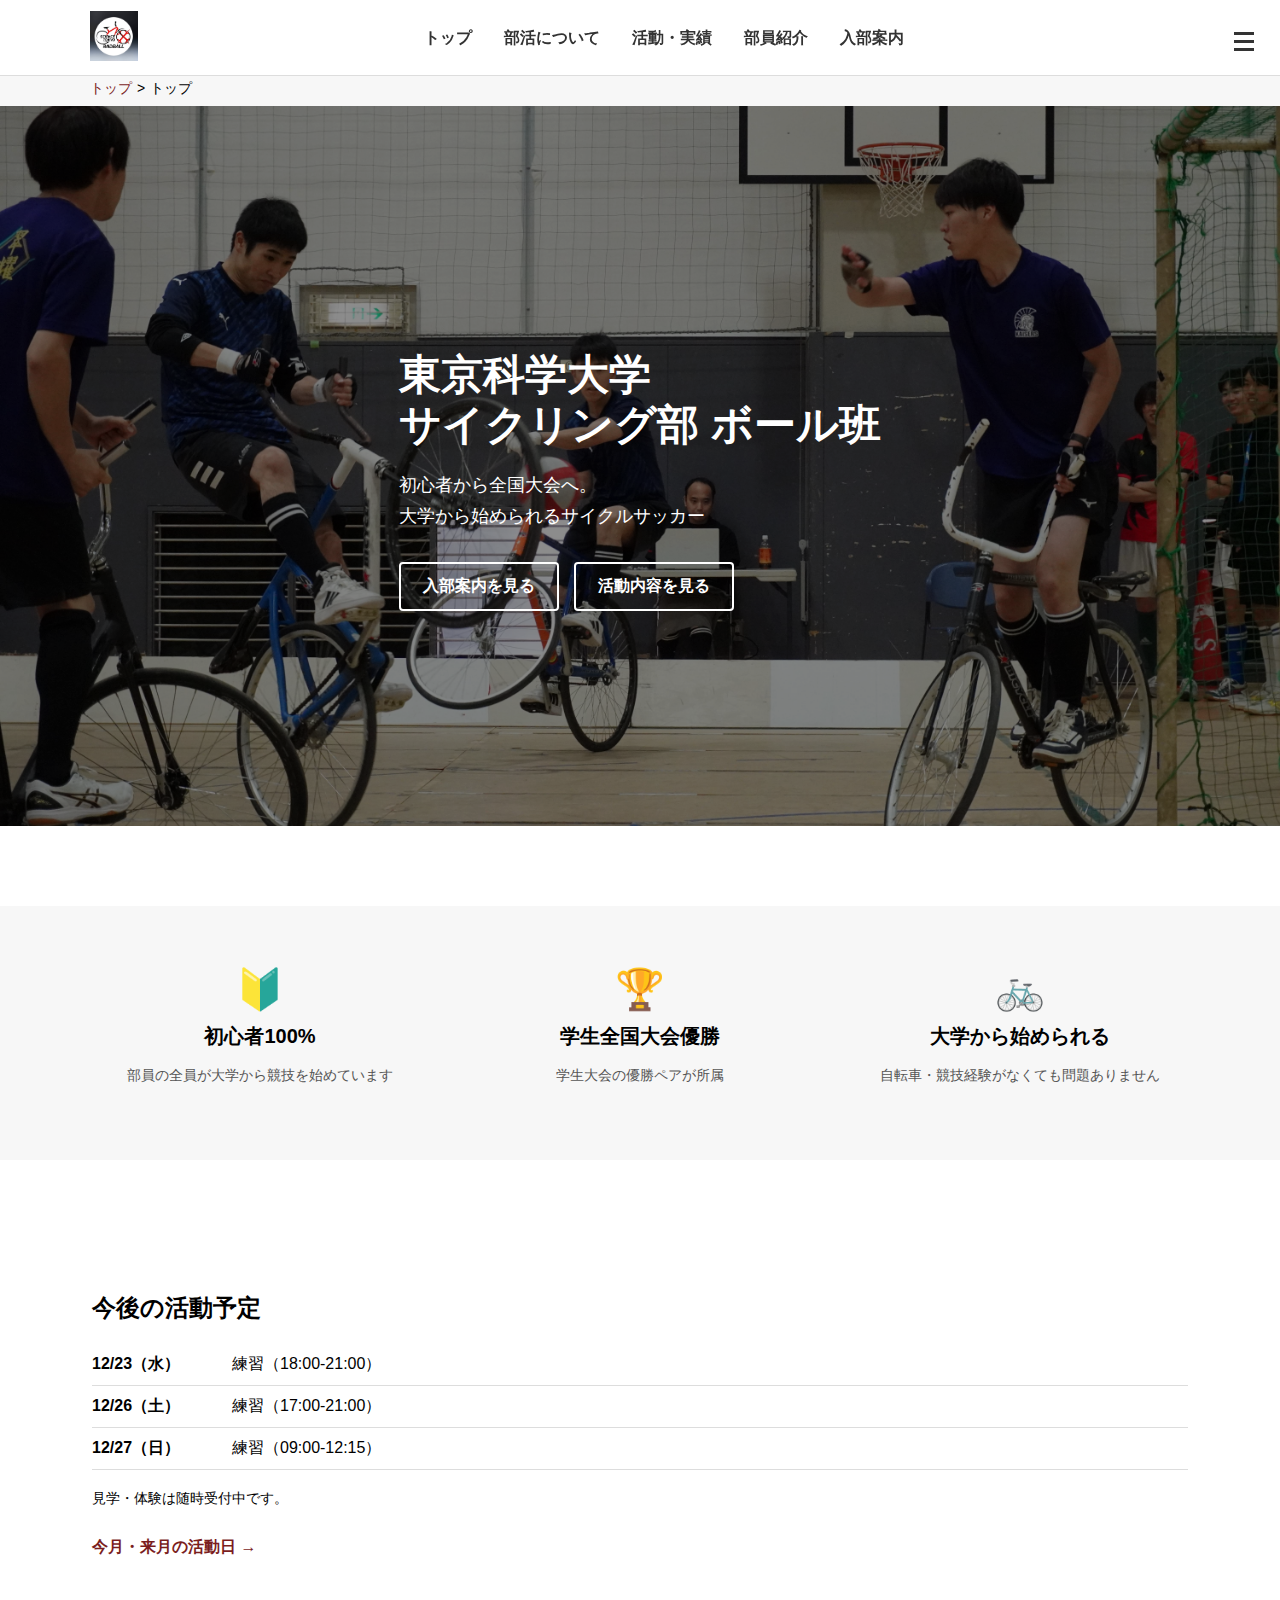
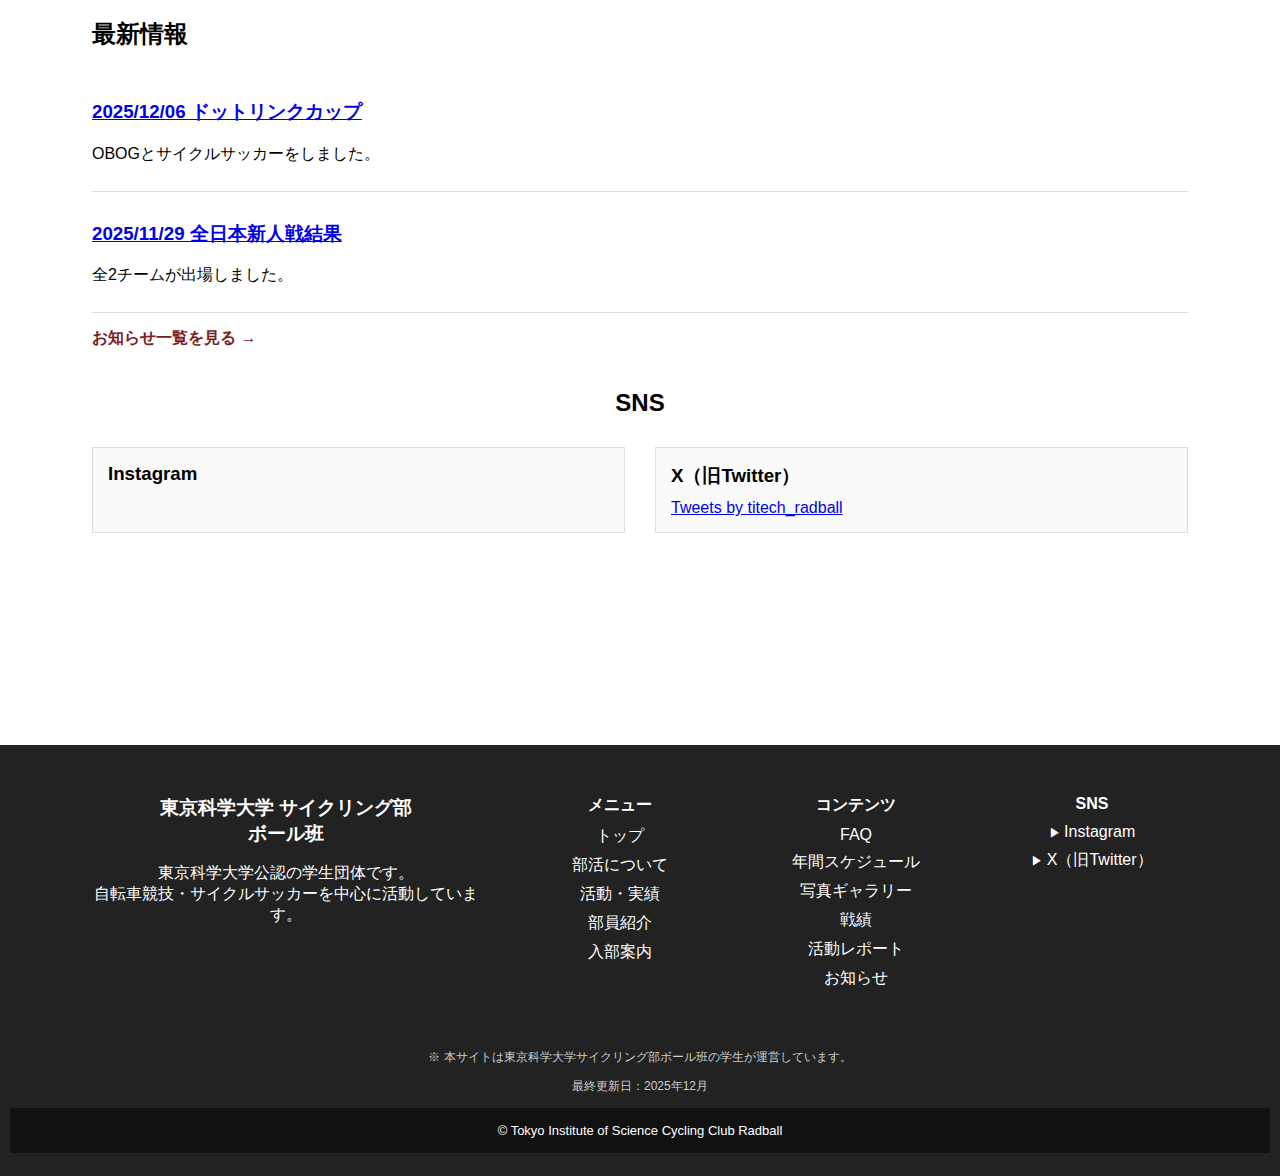
<file: index.html>
<!DOCTYPE html>
<html lang="ja">
<head>
  <meta charset="UTF-8">
  <title>東京科学大学 サイクリング部 ボール班</title>
  <meta name="viewport" content="width=device-width, initial-scale=1.0">
  <link rel="icon" type="image/png" href="images/icon.png">
  <link rel="stylesheet" href="css/style.css">
  <link rel="preconnect" href="https://fonts.googleapis.com">
  <link rel="preconnect" href="https://fonts.gstatic.com" crossorigin>
  <link href="https://fonts.googleapis.com/css2?family=Bebas+Neue&family=Inter:wght@400;700;800&display=swap" rel="stylesheet">

</head>
<body>


<header class="site-header">
  <div class="header-inner">
    <div class="logo">
      <a href="index.html">
       <img src="images/logo.jpg" alt="部活ロゴ">
      </a>
    </div>
  
    <nav class="global-nav" id="global-nav">
      <ul class="nav-list">

       <li><a href="index.html">トップ</a></li>

       <!-- 部活について -->
       <li class="has-sub">
          <a href="about.html">部活について</a>
          <ul class="sub-menu">
            <li><a href="about.html#sport">競技説明</a></li>
            <li><a href="about.html#schedule">年間スケジュール</a></li>
            <li><a href="about.html#access">アクセス</a></li>
            <li><a href="about.html#faq">FAQ</a></li>
          </ul>
       </li>

       <!-- 活動・実績 -->
       <li class="has-sub">
          <a href="activity.html">活動・実績</a>
          <ul class="sub-menu">
            <li><a href="activity.html#content">活動内容</a></li>
            <li><a href="activity.html#result">戦績</a></li>
            <li><a href="activity.html#report">活動レポート</a></li>
            <li><a href="activity.html#news">お知らせ</a></li>
          </ul>
       </li>

       <!-- 部員紹介 -->
       <li class="has-sub">
          <a href="members.html">部員紹介</a>
          <ul class="sub-menu">
            <li><a href="members.html">部員一覧</a></li>
            <li><a href="members.html#voice">部員の声</a></li>
          </ul>
       </li>

       <!-- 入部案内（CTA） -->
       <li class="nav-cta has-sub">
          <a href="join.html">入部案内</a>
          <ul class="sub-menu">
            <li><a href="join.html#flow">見学・体験の流れ</a></li>
            <li><a href="join.html#schedule">今月・来月の活動日</a></li>
            <li><a href="join.html#contact">問い合わせ</a></li>
          </ul>
       </li>
 
       </ul>
    </nav>

  
    <button class="hamburger" id="hamburger">
     <span></span>
     <span></span>
     <span></span>
    </button>
  </div>
</header>

<nav class="breadcrumb">
  <ul>
    <li><a href="index.html">トップ</a></li>
    <li>トップ</li>
  </ul>
</nav>

<section class="hero">
  <div class="hero-slide active" style="background-image: url('images/slide1.jpg');"></div>
  <div class="hero-slide" style="background-image: url('images/slide2.jpg');"></div>
  <div class="hero-slide" style="background-image: url('images/slide3.jpg');"></div>

  <div class="hero-overlay">
    <div class="hero-content">
      <h1>
        東京科学大学<br>
        サイクリング部 ボール班
      </h1>

      <p class="hero-copy">
        初心者から全国大会へ。<br>
        大学から始められるサイクルサッカー
      </p>

      <div class="hero-buttons">
        <a href="join.html" class="btn primary">入部案内を見る</a>
        <a href="activity.html" class="btn ghost">活動内容を見る</a>
      </div>
    </div>
  </div>
</section>

<section class="features">
  <div class="features-inner">

    <div class="feature-item">
      <div class="feature-icon">🔰</div>
      <h3>初心者100%</h3>
      <p>部員の全員が大学から競技を始めています</p>
    </div>

    <div class="feature-item">
      <div class="feature-icon">🏆</div>
      <h3>学生全国大会優勝</h3>
      <p>学生大会の優勝ペアが所属</p>
    </div>

    <div class="feature-item">
      <div class="feature-icon">🚲</div>
      <h3>大学から始められる</h3>
      <p>自転車・競技経験がなくても問題ありません</p>
    </div>

  </div>
</section>



<main>

<section class="schedule-top">
  <h2>今後の活動予定</h2>

  <ul class="schedule-list">
    <li>
      <span class="date">12/23（水）</span>
      <span class="content">練習（18:00-21:00）</span>
    </li>
    <li>
      <span class="date">12/26（土）</span>
      <span class="content">練習（17:00-21:00）</span>
    </li>
    <li>
      <span class="date">12/27（日）</span>
      <span class="content">練習（09:00-12:15）</span>
    </li>
  </ul>

  <p class="schedule-note">
    見学・体験は随時受付中です。
  </p>
  <a href="join.html#schedule" class="news-more">今月・来月の活動日 →</a>
</section>

<section class="latest-news">
  <h2>最新情報</h2>

  <div class="news-item">
    <h3><a href="blog/2025-12-06.html">2025/12/06 ドットリンクカップ</a></h3>
    <p>OBOGとサイクルサッカーをしました。</p>
  </div>

  <div class="news-item">
    <h3><a href="results/2025-11-29.html">2025/11/29 全日本新人戦結果</a></h3>
    <p>全2チームが出場しました。</p>
  </div>

  <a href="news.html" class="news-more">お知らせ一覧を見る →</a>
</section>

<section class="sns-area">
  <h2>SNS</h2>

  <div class="sns-container">
    <div class="sns-box">
      <h3>Instagram</h3>
      <blockquote class="instagram-media"
        data-instgrm-permalink="https://www.instagram.com/p/DSegpsAEfp-/"
        data-instgrm-version="14">
      </blockquote>
    </div>

    <div class="sns-box">
      <h3>X（旧Twitter）</h3>
      <a class="twitter-timeline"
         href="https://x.com/titech_radball"
         data-tweet-limit="3">
        Tweets by titech_radball
      </a>
    </div>
  </div>
</section>

</main>

<script async src="https://www.instagram.com/embed.js"></script>
<script async src="https://platform.twitter.com/widgets.js"></script>




  
</main>

<footer class="site-footer">
  <div class="footer-inner">

    <!-- サイト情報 -->
    <div class="footer-box">
      <h3>東京科学大学 サイクリング部<br>ボール班</h3>
      <p>
        東京科学大学公認の学生団体です。<br>
        自転車競技・サイクルサッカーを中心に活動しています。
      </p>
    </div>

    <!-- メニュー -->
    <div class="footer-box">
      <h4>メニュー</h4>
      <ul>
        <li><a href="index.html">トップ</a></li>
        <li><a href="about.html">部活について</a></li>
        <li><a href="activity.html">活動・実績</a></li>
        <li><a href="members.html">部員紹介</a></li>
        <li><a href="join.html">入部案内</a></li>
      </ul>
    </div>

    <!-- コンテンツ -->
    <div class="footer-box">
      <h4>コンテンツ</h4>
      <ul>
        <li><a href="faq.html">FAQ</a></li>
        <li><a href="schedule.html">年間スケジュール</a></li>
        <li><a href="gallery.html">写真ギャラリー</a></li>
        <li><a href="results.html">戦績</a></li>
        <li><a href="blog.html">活動レポート</a></li>
        <li><a href="news.html">お知らせ</a></li>
      </ul>
    </div>

    <!-- SNS（←ここがポイント） -->
    <div class="footer-box">
      <h4>SNS</h4>
      <ul class="footer-sns">
        <li><a href="#">Instagram</a></li>
        <li><a href="#">X（旧Twitter）</a></li>
      </ul>
    </div>

  </div>

  <!-- 注記エリア -->
  <div class="footer-note">
    <p>※ 本サイトは東京科学大学サイクリング部ボール班の学生が運営しています。</p>
    <p class="last-update">最終更新日：2025年12月</p>
  </div>

  <p class="copyright">
    © Tokyo Institute of Science Cycling Club Radball
  </p>
</footer>




<script>
  const hamburger = document.getElementById('hamburger');
  const globalNav = document.getElementById('global-nav');

  // ハンバーガー開閉
  hamburger.addEventListener('click', () => {
    hamburger.classList.toggle('active');
    globalNav.classList.toggle('active');

    document.body.style.overflow =
      globalNav.classList.contains('active') ? 'hidden' : '';
  });
  // ===== モバイル：サブメニュー制御 =====
  document.querySelectorAll('.has-sub > a').forEach(link => {
    link.addEventListener('click', e => {
      if (window.innerWidth <= 800) {
        const parent = link.parentElement;
        const isOpen = parent.classList.contains('active');

        // 1回目タップ：サブメニューを開く
        if (!isOpen) {
          e.preventDefault();
          parent.classList.add('active');
        }
        // 2回目タップ：通常リンク（遷移）
      }
    });
  });

  // ===== 子メニュー or 通常リンククリックで閉じる =====
  document.querySelectorAll('.global-nav a').forEach(link => {
    link.addEventListener('click', () => {
      if (window.innerWidth <= 800) {
        hamburger.classList.remove('active');
        globalNav.classList.remove('active');
        document.body.style.overflow = '';
      }
    });
  });
  


  // HEROスライド
  let current = 0;
  const slides = document.querySelectorAll('.hero-slide');

  setInterval(() => {
    slides[current].classList.remove('active');
    current = (current + 1) % slides.length;
    slides[current].classList.add('active');
  }, 8000);

</script>




</body>
</html>
</file>
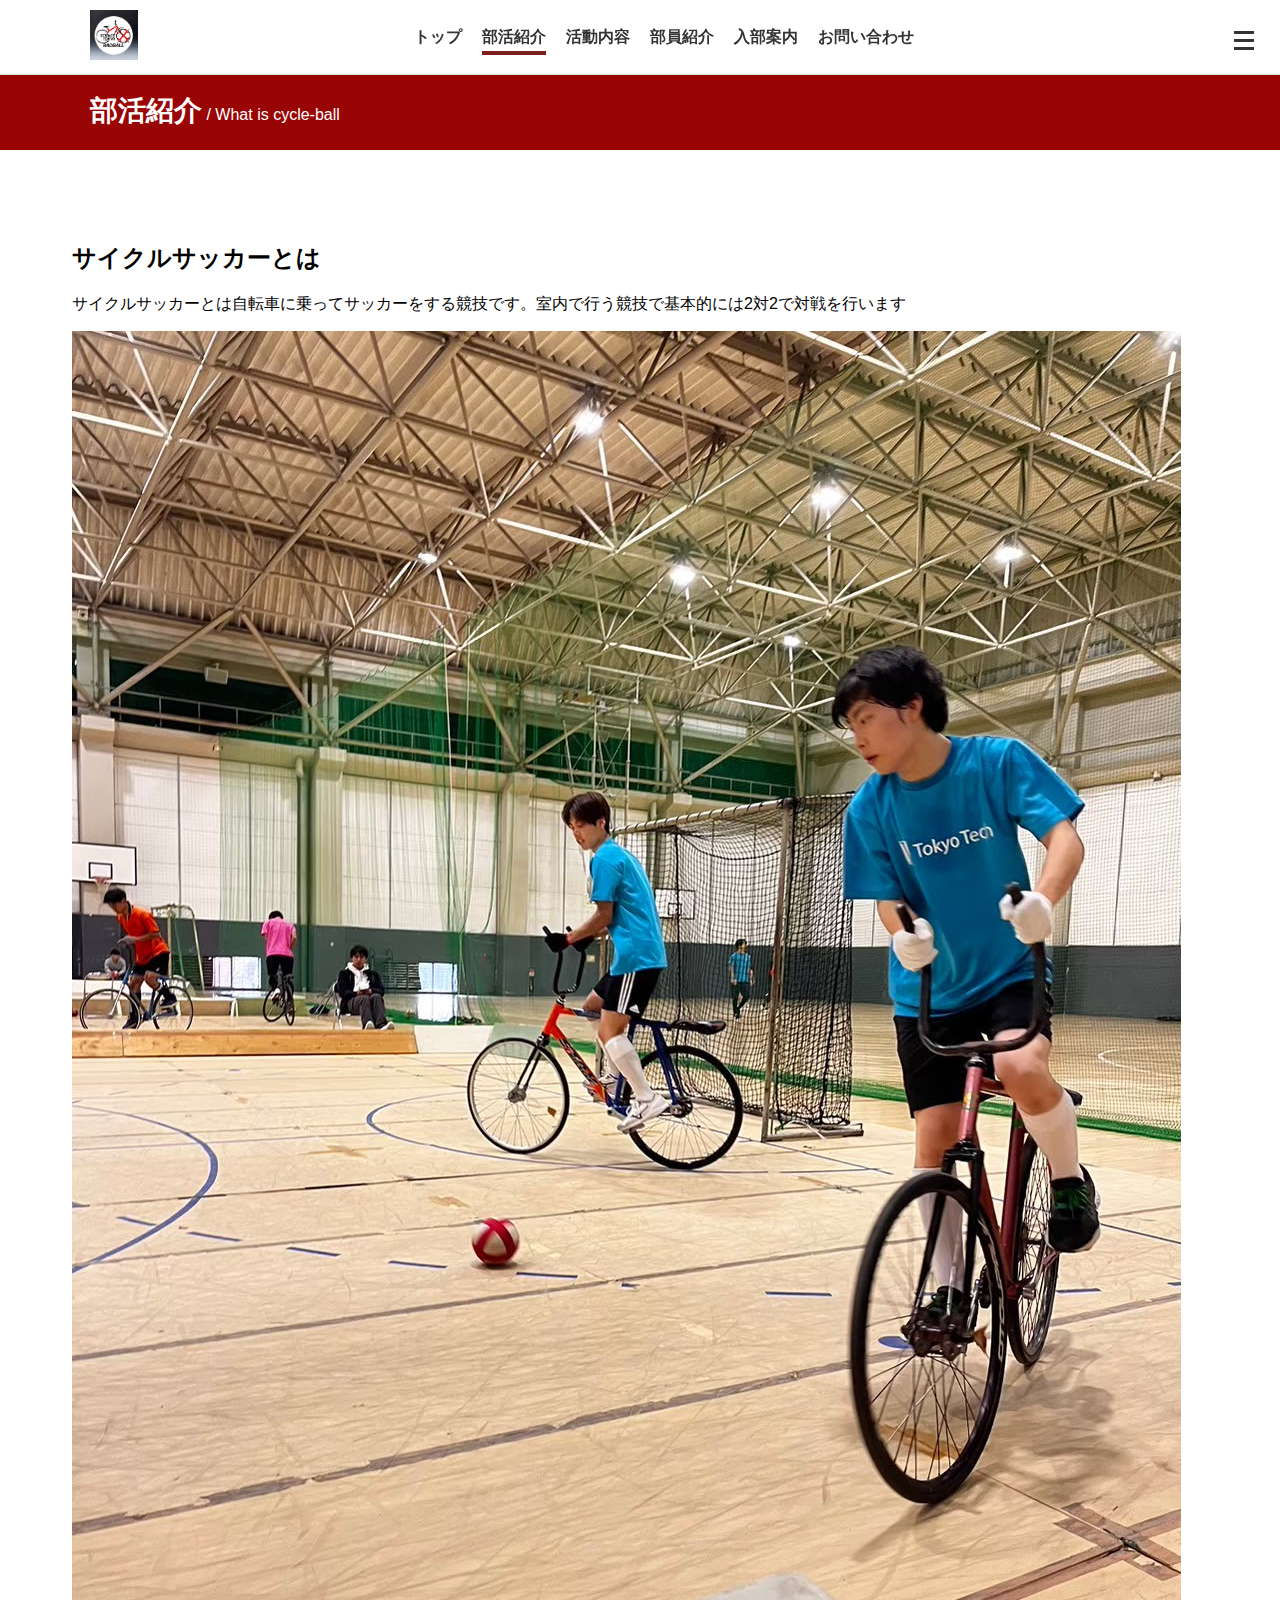
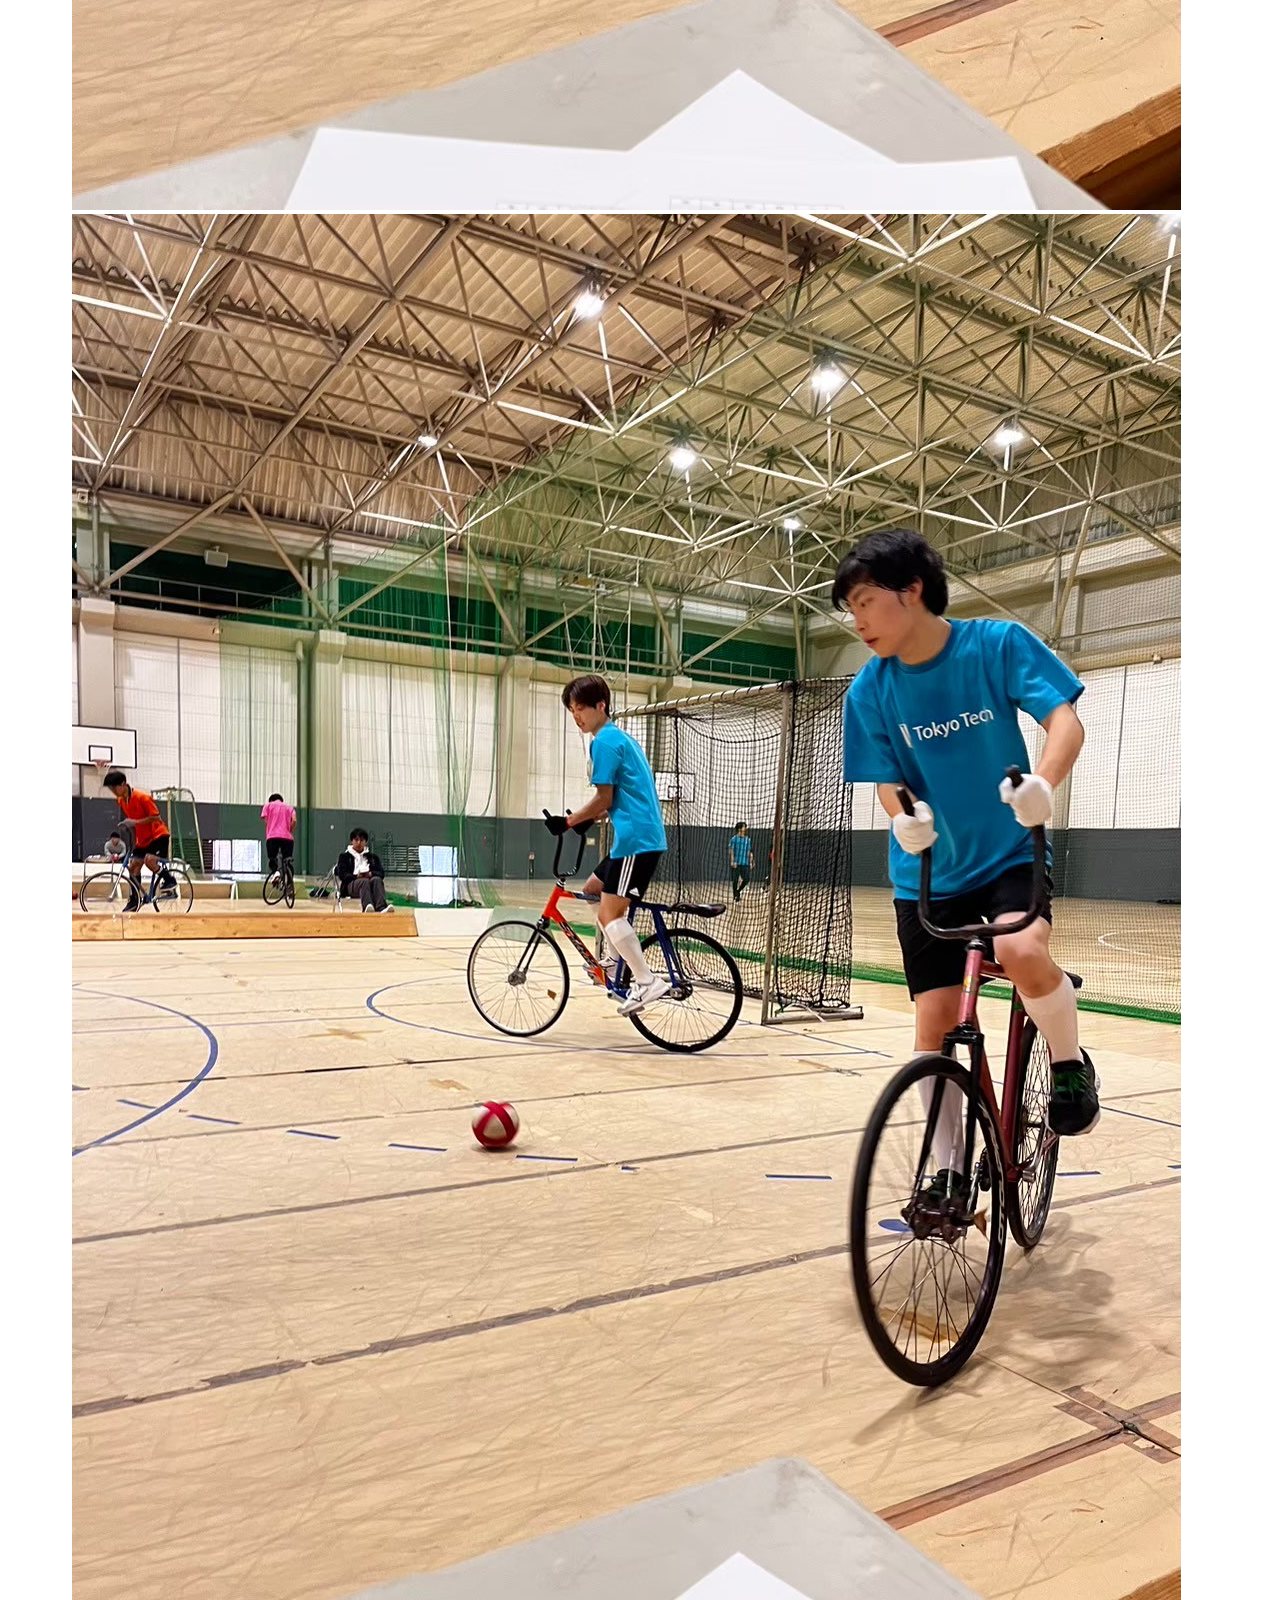
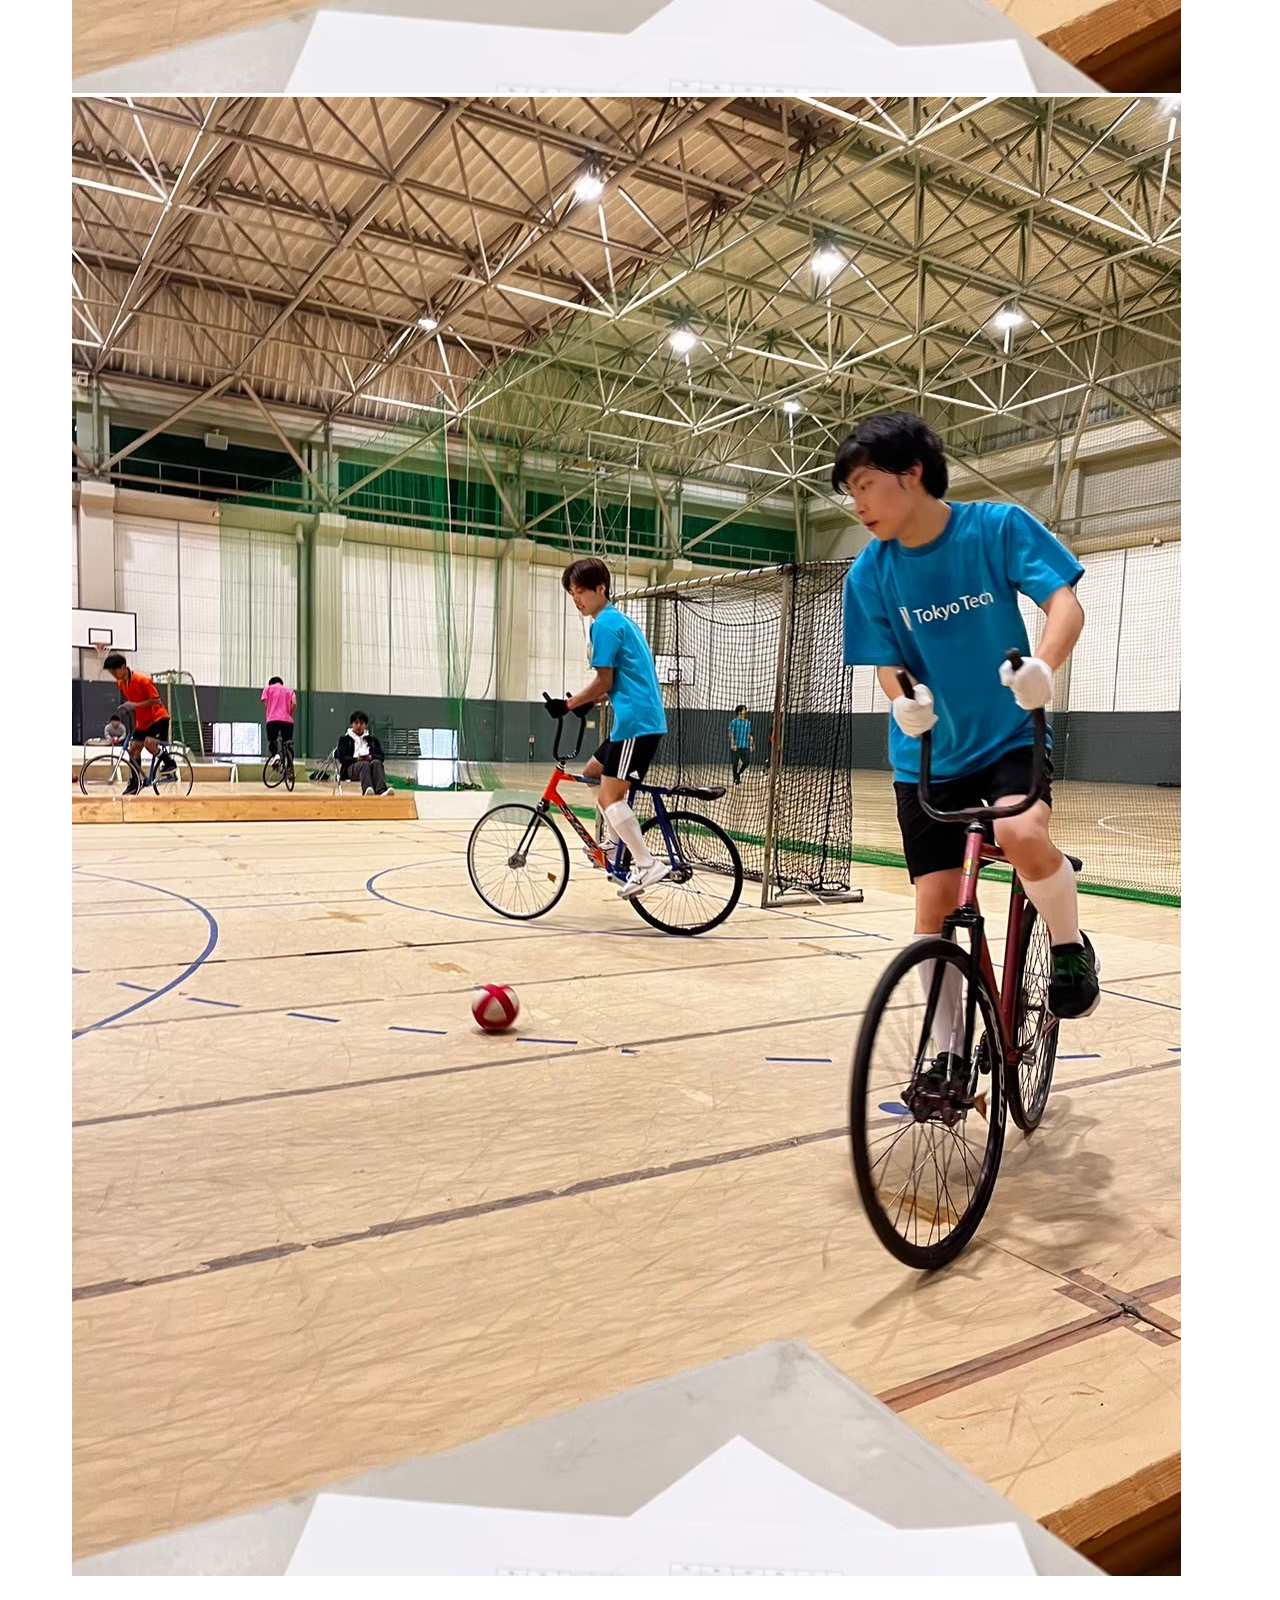
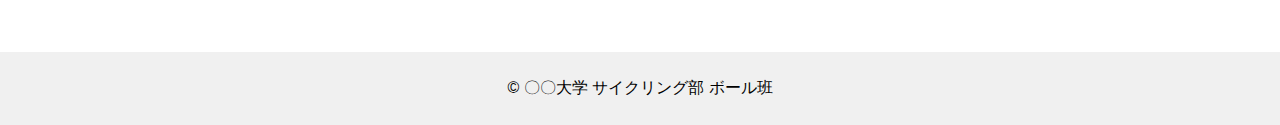
<file: about.html>
<!DOCTYPE html>
<html lang="ja">
<head>
  <meta charset="UTF-8">
  <title>東京科学大学 サイクリング部 ボール班</title>
  <meta name="viewport" content="width=device-width, initial-scale=1.0">
  <link rel="icon" type="image/png" href="images/icon.png">
  <link rel="stylesheet" href="css/style.css">
</head>
<body>


<header class="site-header">
  <div class="header-inner">
    <div class="logo">
      <a href="index.html">
       <img src="images/logo.jpg" alt="部活ロゴ">
      </a>
    </div>
  
    <nav class="global-nav" id="global-nav">
      <ul>
        <li><a href="index.html">トップ</a></li>
        <li class="active"><a href="about.html">部活紹介</a></li>
        <li><a href="activity.html">活動内容</a></li>
        <li><a href="members.html">部員紹介</a></li>
        <li><a href="join.html">入部案内</a></li>
        <li><a href="contact.html">お問い合わせ</a></li>
      </ul>
    </nav>
  
    <button class="hamburger" id="hamburger">
     <span></span>
     <span></span>
     <span></span>
    </button>
  </div>
</header>


<section class="page-title">
  <h1>部活紹介<span> / What is cycle-ball</span></h1>
</section>

<main>
    <h2>サイクルサッカーとは</h2>
    <p>サイクルサッカーとは自転車に乗ってサッカーをする競技です。室内で行う競技で基本的には2対2で対戦を行います</p>
    <div class="photo-list">
        <img src="images/practice.jpg" alt="練習風景">
        <img src="images/practice.jpg" alt="練習風景">
        <img src="images/practice.jpg" alt="練習風景">
    </div>
      
  </main>

<footer>
  <p>© 〇〇大学 サイクリング部 ボール班</p>
</footer>

<script>
  const hamburger = document.getElementById('hamburger');
  const nav = document.getElementById('global-nav');

  hamburger.addEventListener('click', () => {
    nav.classList.toggle('active');
  });
</script>

</body>
</html>
</file>
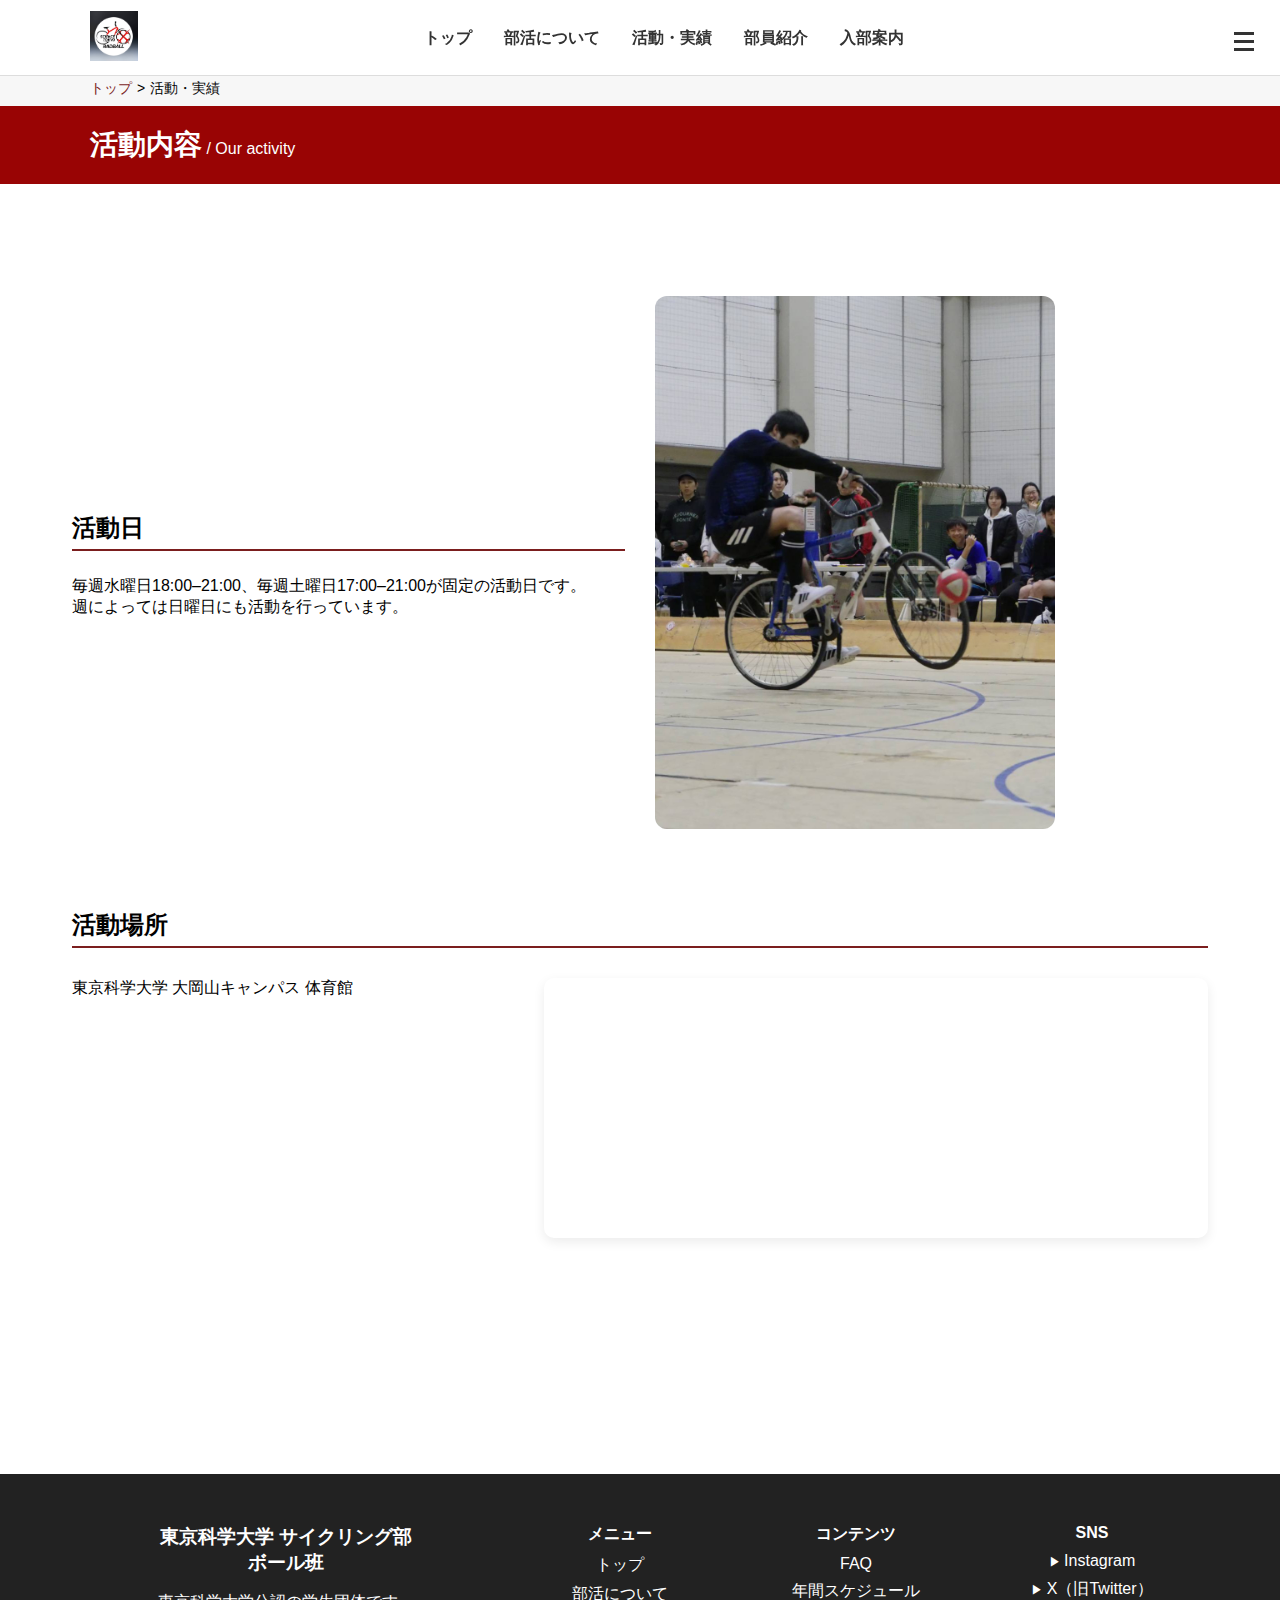
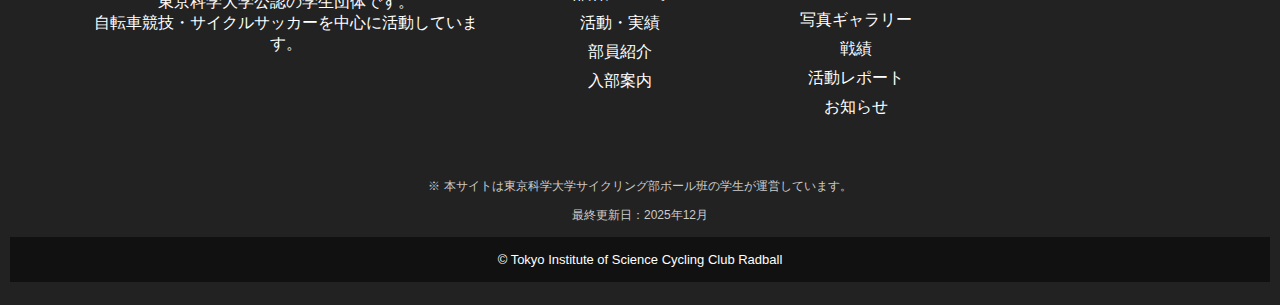
<file: activity.html>
<!DOCTYPE html>
<html lang="ja">
<head>
  <meta charset="UTF-8">
  <title>東京科学大学 サイクリング部 ボール班</title>
  <meta name="viewport" content="width=device-width, initial-scale=1.0">
  <link rel="icon" type="image/png" href="images/icon.png">
  <link rel="stylesheet" href="css/style.css">
</head>
<body>


<header class="site-header">
  <div class="header-inner">
    <div class="logo">
      <a href="index.html">
       <img src="images/logo.jpg" alt="部活ロゴ">
      </a>
    </div>
  
    <nav class="global-nav" id="global-nav">
      <ul class="nav-list">

       <li><a href="index.html">トップ</a></li>

       <!-- 部活について -->
       <li class="has-sub">
          <a href="about.html">部活について</a>
          <ul class="sub-menu">
            <li><a href="about.html#sport">競技説明</a></li>
            <li><a href="about.html#schedule">年間スケジュール</a></li>
            <li><a href="about.html#access">アクセス</a></li>
            <li><a href="about.html#faq">FAQ</a></li>
          </ul>
       </li>

       <!-- 活動・実績 -->
       <li class="has-sub">
          <a href="activity.html">活動・実績</a>
          <ul class="sub-menu">
            <li><a href="activity.html">活動内容</a></li>
            <li><a href="gallery.html">写真ギャラリー</a></li>
            <li><a href="results.html">戦績</a></li>
            <li><a href="blog.html">活動レポート</a></li>
            <li><a href="news.html">お知らせ</a></li>
          </ul>
       </li>

       <!-- 部員紹介 -->
       <li class="has-sub">
          <a href="members.html">部員紹介</a>
          <ul class="sub-menu">
            <li><a href="members.html">部員一覧</a></li>
            <li><a href="members.html#voice">部員の声</a></li>
          </ul>
       </li>

       <!-- 入部案内（CTA） -->
       <li class="nav-cta has-sub">
          <a href="join.html">入部案内</a>
          <ul class="sub-menu">
            <li><a href="join.html#flow">見学・体験の流れ</a></li>
            <li><a href="join.html#schedule">今月・来月の活動日</a></li>
            <li><a href="join.html#contact">問い合わせ</a></li>
          </ul>
       </li>
 
       </ul>
    </nav>

  
    <button class="hamburger" id="hamburger">
     <span></span>
     <span></span>
     <span></span>
    </button>
  </div>
</header>

<nav class="breadcrumb">
  <ul>
    <li><a href="index.html">トップ</a></li>
    <li>活動・実績</li>
  </ul>
</nav>


<section class="page-title">
  <h1>活動内容<span> / Our activity</span></h1>
</section>

<main>

  <!-- 活動日 -->
  <section class="activity-section">
    <div class="activity-text">
      <h2>活動日</h2>
      <p>
        毎週水曜日18:00–21:00、毎週土曜日17:00–21:00が固定の活動日です。<br>
        週によっては日曜日にも活動を行っています。
      </p>
    </div>

    <div class="activity-image">
      <img src="images/practice2.jpg" alt="練習風景">
    </div>
  </section>

  <!-- 活動場所 -->
  <section class="place-section">
    <h3>活動場所</h3>

    <div class="place-map">
      <div class="place-text">
        東京科学大学 大岡山キャンパス 体育館
      </div>

      <div class="map-embed">
        <iframe
          src="https://www.google.com/maps?q=大岡山キャンパス体育館&output=embed"
          width="100%"
          height="250"
          style="border:0;"
          allowfullscreen=""
          loading="lazy"
          referrerpolicy="no-referrer-when-downgrade">
        </iframe>
      </div>
    </div>
  </section>

</main>


<footer class="site-footer">
  <div class="footer-inner">

    <!-- サイト情報 -->
    <div class="footer-box">
      <h3>東京科学大学 サイクリング部<br>ボール班</h3>
      <p>
        東京科学大学公認の学生団体です。<br>
        自転車競技・サイクルサッカーを中心に活動しています。
      </p>
    </div>

    <!-- メニュー -->
    <div class="footer-box">
      <h4>メニュー</h4>
      <ul>
        <li><a href="index.html">トップ</a></li>
        <li><a href="about.html">部活について</a></li>
        <li><a href="activity.html">活動・実績</a></li>
        <li><a href="members.html">部員紹介</a></li>
        <li><a href="join.html">入部案内</a></li>
      </ul>
    </div>

    <!-- コンテンツ -->
    <div class="footer-box">
      <h4>コンテンツ</h4>
      <ul>
        <li><a href="faq.html">FAQ</a></li>
        <li><a href="schedule.html">年間スケジュール</a></li>
        <li><a href="gallery.html">写真ギャラリー</a></li>
        <li><a href="results.html">戦績</a></li>
        <li><a href="blog.html">活動レポート</a></li>
        <li><a href="news.html">お知らせ</a></li>
      </ul>
    </div>

    <!-- SNS（←ここがポイント） -->
    <div class="footer-box">
      <h4>SNS</h4>
      <ul class="footer-sns">
        <li><a href="#">Instagram</a></li>
        <li><a href="#">X（旧Twitter）</a></li>
      </ul>
    </div>

  </div>

  <!-- 注記エリア -->
  <div class="footer-note">
    <p>※ 本サイトは東京科学大学サイクリング部ボール班の学生が運営しています。</p>
    <p class="last-update">最終更新日：2025年12月</p>
  </div>

  <p class="copyright">
    © Tokyo Institute of Science Cycling Club Radball
  </p>
</footer>

<script>
  const hamburger = document.getElementById('hamburger');
  const nav = document.getElementById('global-nav');

  hamburger.addEventListener('click', () => {
    nav.classList.toggle('active');
  });
</script>

</body>
</html>
</file>
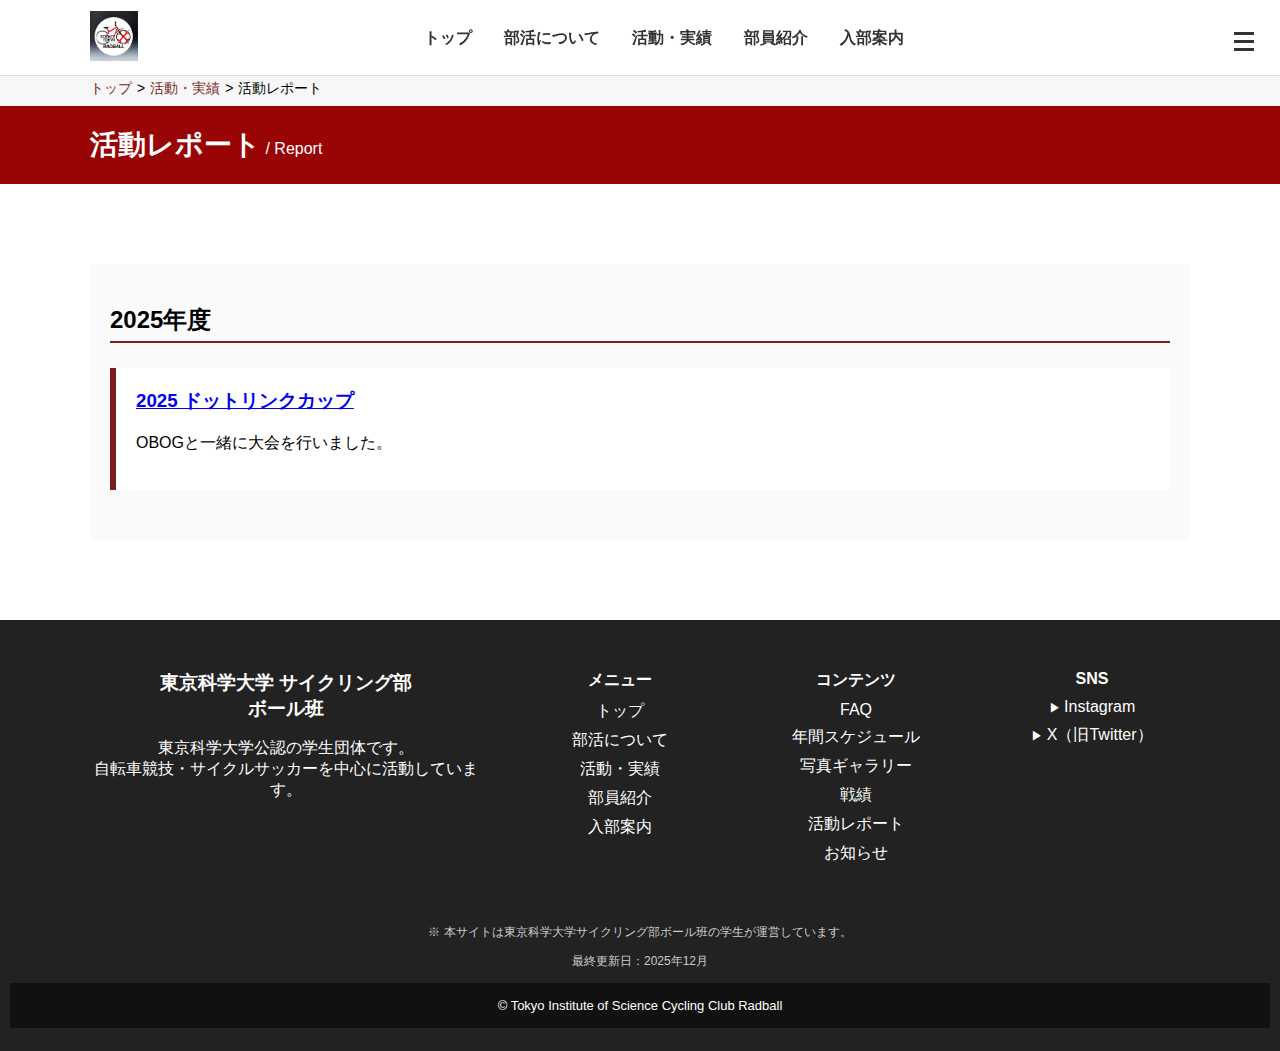
<file: blog.html>
<!DOCTYPE html>
<html lang="ja">
<head>
  <meta charset="UTF-8">
  <title>東京科学大学 サイクリング部 ボール班</title>
  <meta name="viewport" content="width=device-width, initial-scale=1.0">
  <link rel="icon" type="image/png" href="images/icon.png">
  <link rel="stylesheet" href="css/style.css">
</head>
<body>


<header class="site-header">
  <div class="header-inner">
    <div class="logo">
      <a href="index.html">
       <img src="images/logo.jpg" alt="部活ロゴ">
      </a>
    </div>
  
    <nav class="global-nav" id="global-nav">
      <ul class="nav-list">

       <li><a href="index.html">トップ</a></li>

       <!-- 部活について -->
       <li class="has-sub">
          <a href="about.html">部活について</a>
          <ul class="sub-menu">
            <li><a href="about.html#sport">競技説明</a></li>
            <li><a href="about.html#schedule">年間スケジュール</a></li>
            <li><a href="about.html#access">アクセス</a></li>
            <li><a href="about.html#faq">FAQ</a></li>
          </ul>
       </li>

       <!-- 活動・実績 -->
       <li class="has-sub">
          <a href="activity.html">活動・実績</a>
          <ul class="sub-menu">
            <li><a href="activity.html#content">活動内容</a></li>
            <li><a href="activity.html#result">戦績</a></li>
            <li><a href="activity.html#report">活動レポート</a></li>
            <li><a href="activity.html#news">お知らせ</a></li>
          </ul>
       </li>

       <!-- 部員紹介 -->
       <li class="has-sub">
          <a href="members.html">部員紹介</a>
          <ul class="sub-menu">
            <li><a href="members.html">部員一覧</a></li>
            <li><a href="members.html#voice">部員の声</a></li>
          </ul>
       </li>

       <!-- 入部案内（CTA） -->
       <li class="nav-cta has-sub">
          <a href="join.html">入部案内</a>
          <ul class="sub-menu">
            <li><a href="join.html#flow">見学・体験の流れ</a></li>
            <li><a href="join.html#schedule">今月・来月の活動日</a></li>
            <li><a href="join.html#contact">問い合わせ</a></li>
          </ul>
       </li>
 
       </ul>
    </nav>

  
    <button class="hamburger" id="hamburger">
     <span></span>
     <span></span>
     <span></span>
    </button>
  </div>
</header>

<nav class="breadcrumb">
  <ul>
    <li><a href="index.html">トップ</a></li>
    <li><a href="activity.html">活動・実績</a></li>
    <li>活動レポート</li>
  </ul>
</nav>


<section class="page-title">
  <h1>活動レポート<span> / Report</span></h1>
</section>

<section class="results-section" id="result">
  <div class="container">
    <h2>2025年度</h2>

      <div class="highlight-result">
        <h3><a href="blog/2025-12-06.html">2025 ドットリンクカップ</a></h3>
        <p>
          OBOGと一緒に大会を行いました。
        </p>
      </div>

  </div>
</section>





<footer class="site-footer">
  <div class="footer-inner">

    <!-- サイト情報 -->
    <div class="footer-box">
      <h3>東京科学大学 サイクリング部<br>ボール班</h3>
      <p>
        東京科学大学公認の学生団体です。<br>
        自転車競技・サイクルサッカーを中心に活動しています。
      </p>
    </div>

    <!-- メニュー -->
    <div class="footer-box">
      <h4>メニュー</h4>
      <ul>
        <li><a href="index.html">トップ</a></li>
        <li><a href="about.html">部活について</a></li>
        <li><a href="activity.html">活動・実績</a></li>
        <li><a href="members.html">部員紹介</a></li>
        <li><a href="join.html">入部案内</a></li>
      </ul>
    </div>

    <!-- コンテンツ -->
    <div class="footer-box">
      <h4>コンテンツ</h4>
      <ul>
        <li><a href="faq.html">FAQ</a></li>
        <li><a href="schedule.html">年間スケジュール</a></li>
        <li><a href="gallery.html">写真ギャラリー</a></li>
        <li><a href="results.html">戦績</a></li>
        <li><a href="blog.html">活動レポート</a></li>
        <li><a href="news.html">お知らせ</a></li>
      </ul>
    </div>

    <!-- SNS（←ここがポイント） -->
    <div class="footer-box">
      <h4>SNS</h4>
      <ul class="footer-sns">
        <li><a href="#">Instagram</a></li>
        <li><a href="#">X（旧Twitter）</a></li>
      </ul>
    </div>

  </div>

  <!-- 注記エリア -->
  <div class="footer-note">
    <p>※ 本サイトは東京科学大学サイクリング部ボール班の学生が運営しています。</p>
    <p class="last-update">最終更新日：2025年12月</p>
  </div>

  <p class="copyright">
    © Tokyo Institute of Science Cycling Club Radball
  </p>
</footer>

<script>
  const hamburger = document.getElementById('hamburger');
  const nav = document.getElementById('global-nav');

  hamburger.addEventListener('click', () => {
    nav.classList.toggle('active');
  });
</script>

</body>
</html>
</file>
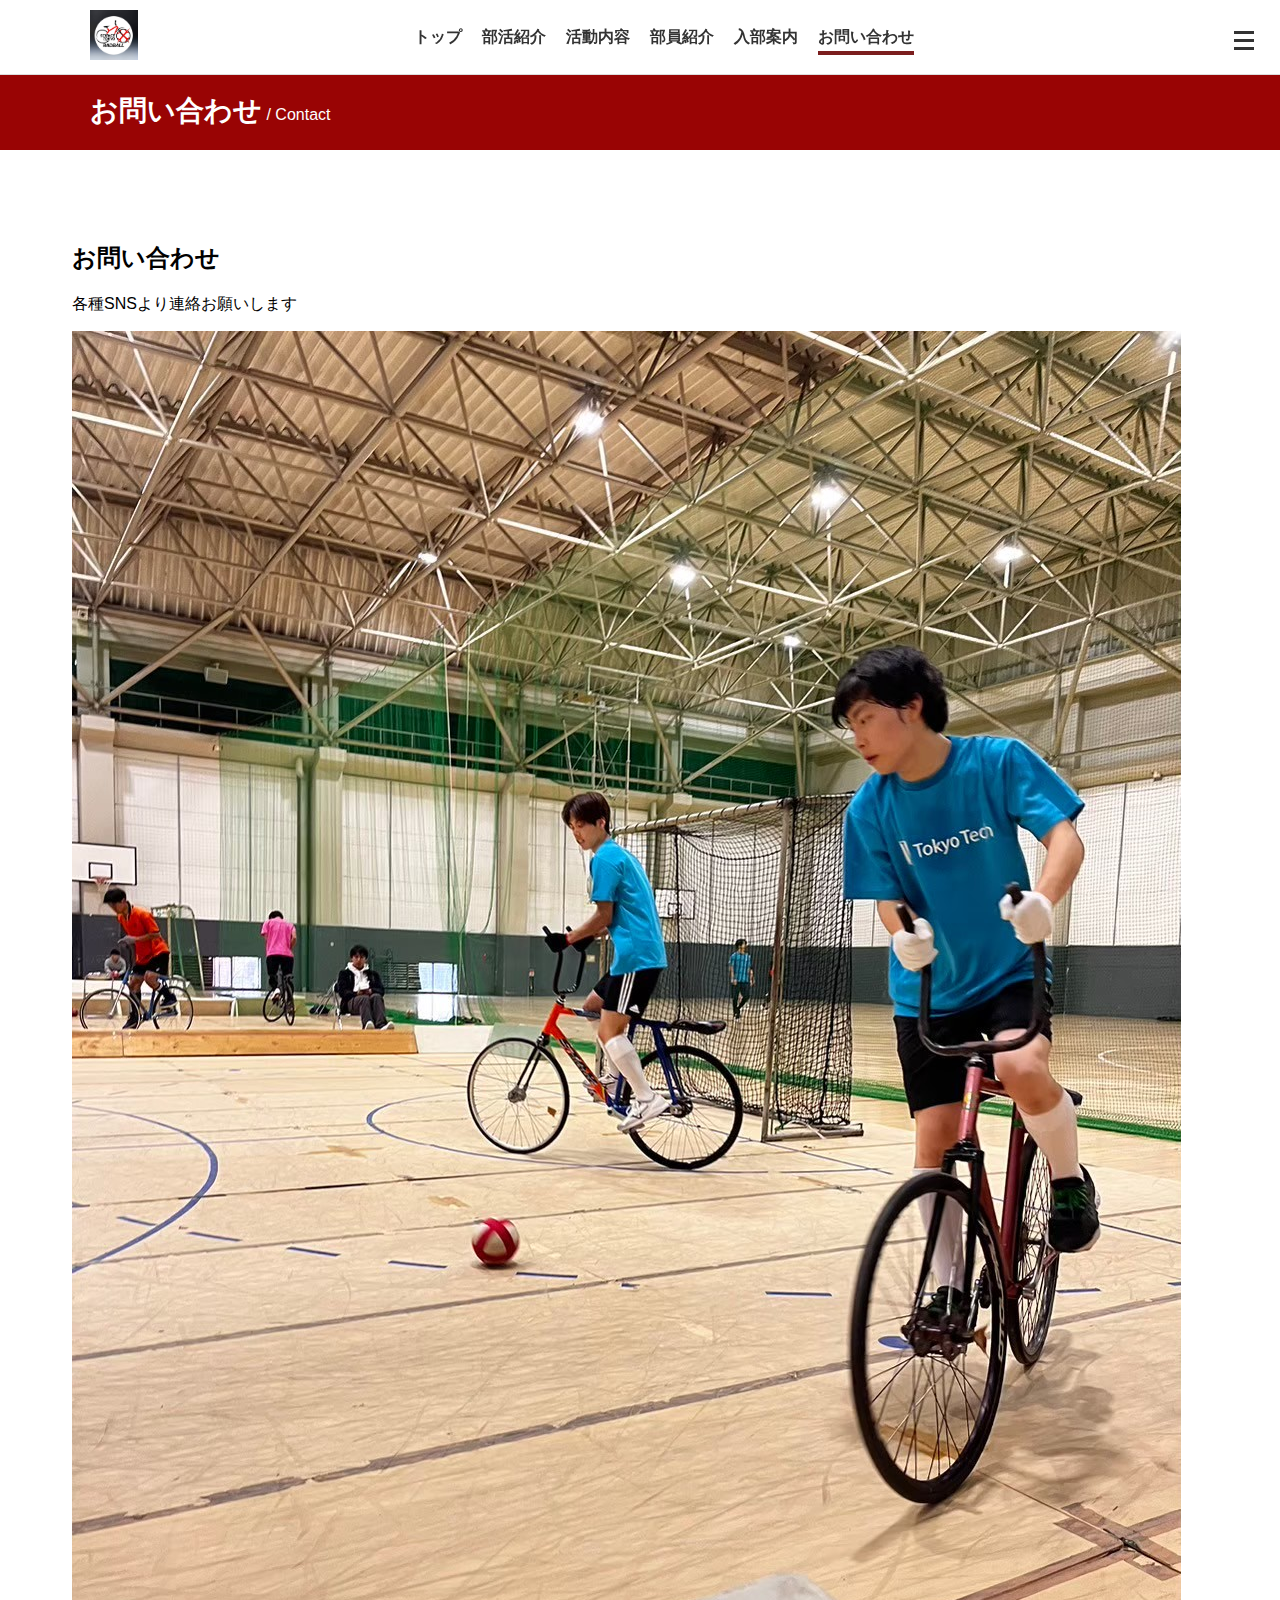
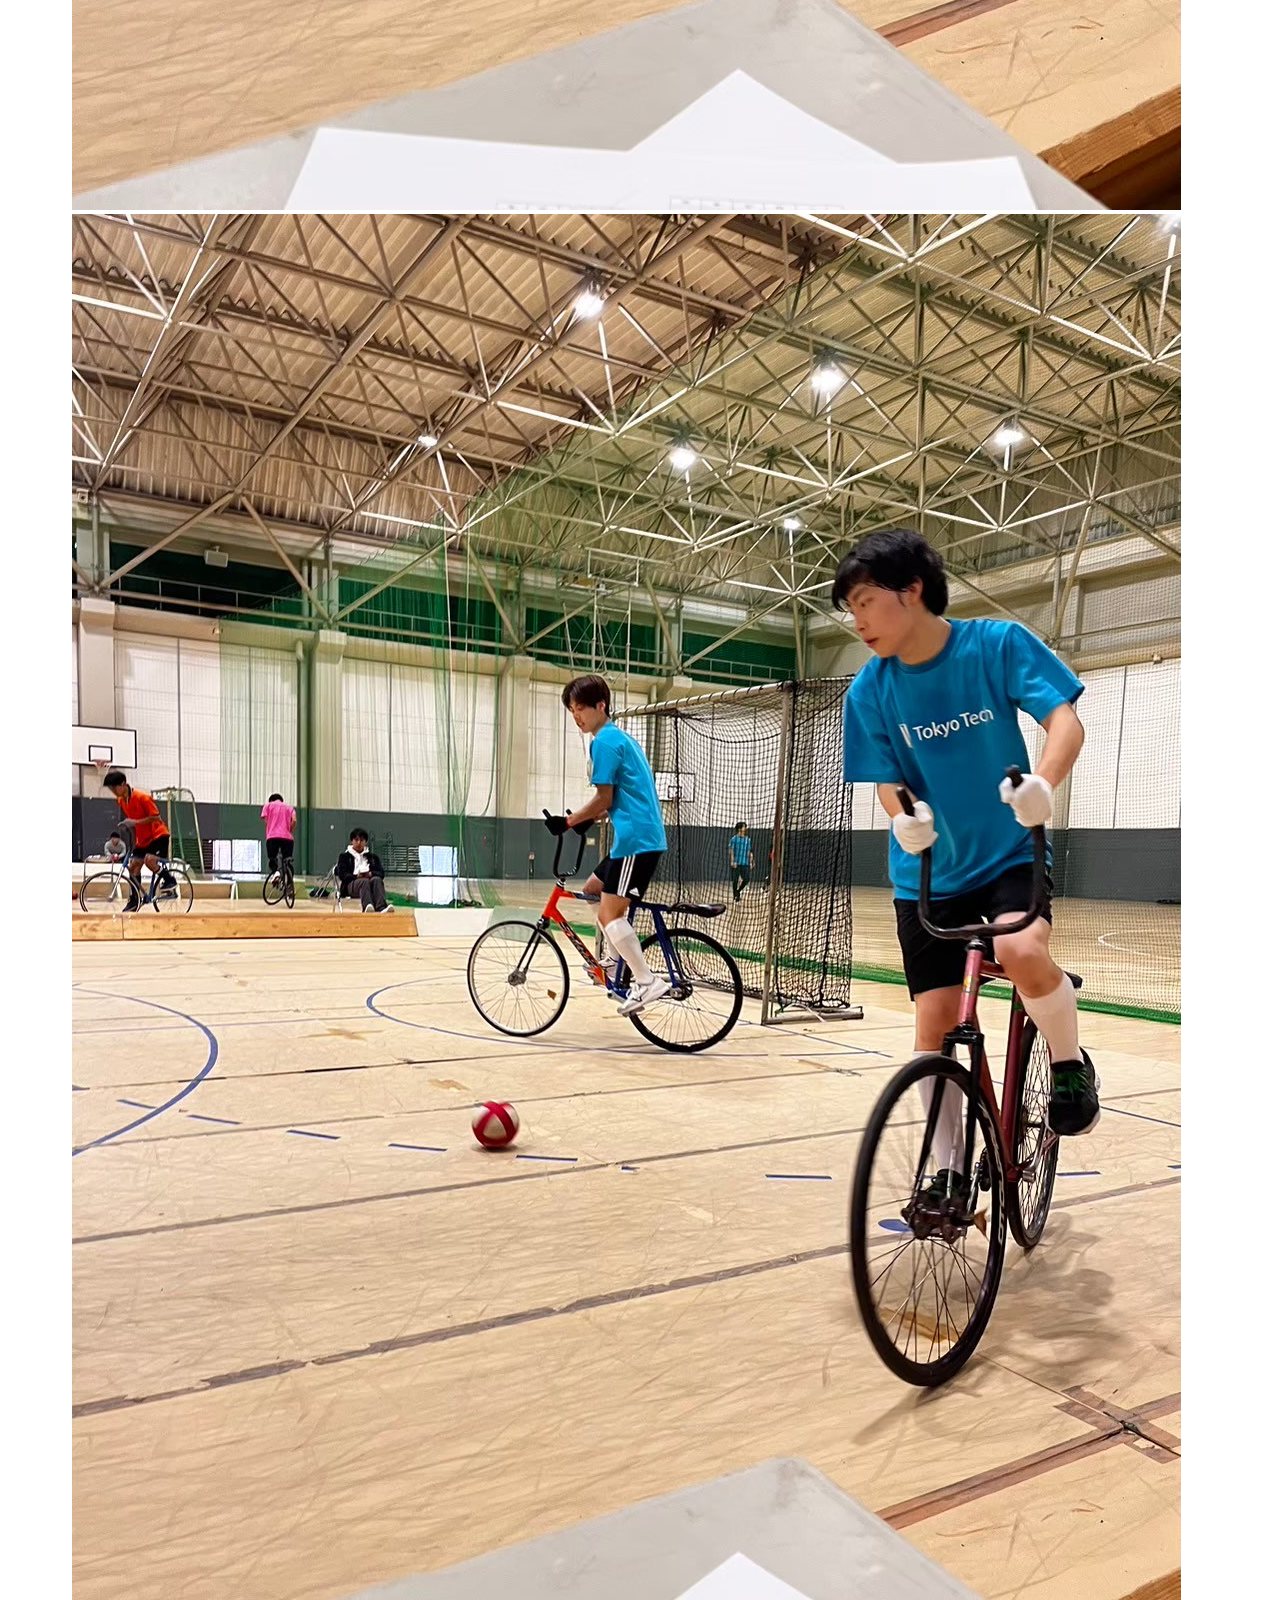
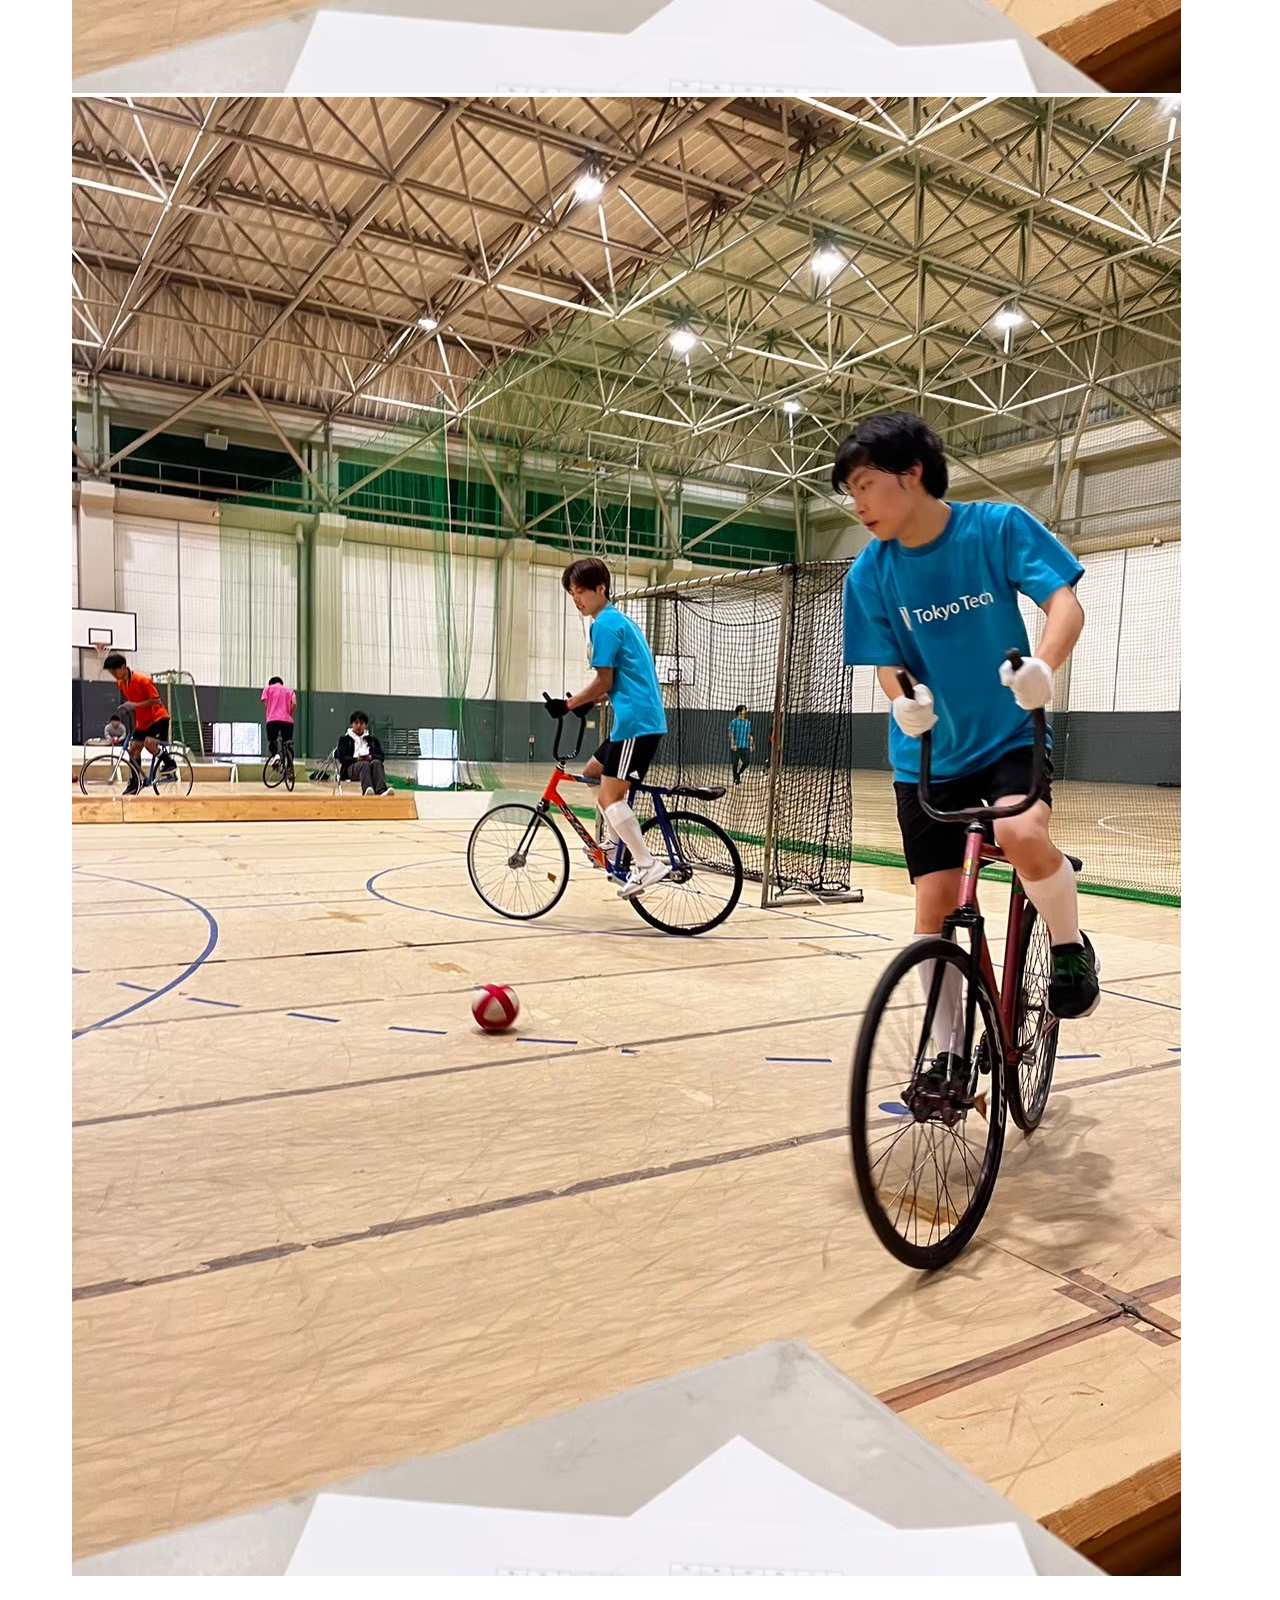
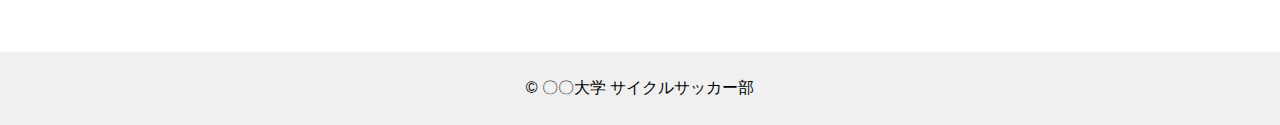
<file: contact.html>
<!DOCTYPE html>
<html lang="ja">
<head>
  <meta charset="UTF-8">
  <title>東京科学大学 サイクリング部 ボール班</title>
  <meta name="viewport" content="width=device-width, initial-scale=1.0">
  <link rel="stylesheet" href="css/style.css">
</head>
<body>


<header class="site-header">
  <div class="header-inner">
    <div class="logo">
      <img src="images/logo.jpg" alt="部活ロゴ">
    </div>
  
    <nav class="global-nav" id="global-nav">
      <ul>
        <li><a href="index.html">トップ</a></li>
        <li><a href="about.html">部活紹介</a></li>
        <li><a href="activity.html">活動内容</a></li>
        <li><a href="members.html">部員紹介</a></li>
        <li><a href="join.html">入部案内</a></li>
        <li class="active"><a href="contact.html">お問い合わせ</a></li>
      </ul>
    </nav>
  
    <button class="hamburger" id="hamburger">
     <span></span>
     <span></span>
     <span></span>
    </button>
  </div>
</header>


<section class="page-title">
  <h1>お問い合わせ<span> / Contact</span></h1>
</section>

<main>
    <h2>お問い合わせ</h2>
    <p>各種SNSより連絡お願いします</p>
    <div class="photo-list">
        <img src="images/practice.jpg" alt="練習風景">
        <img src="images/practice.jpg" alt="練習風景">
        <img src="images/practice.jpg" alt="練習風景">
    </div>
      
  </main>

<footer>
  <p>© 〇〇大学 サイクルサッカー部</p>
</footer>

<script>
  const hamburger = document.getElementById('hamburger');
  const nav = document.getElementById('global-nav');

  hamburger.addEventListener('click', () => {
    nav.classList.toggle('active');
  });
</script>

</body>
</html>
</file>
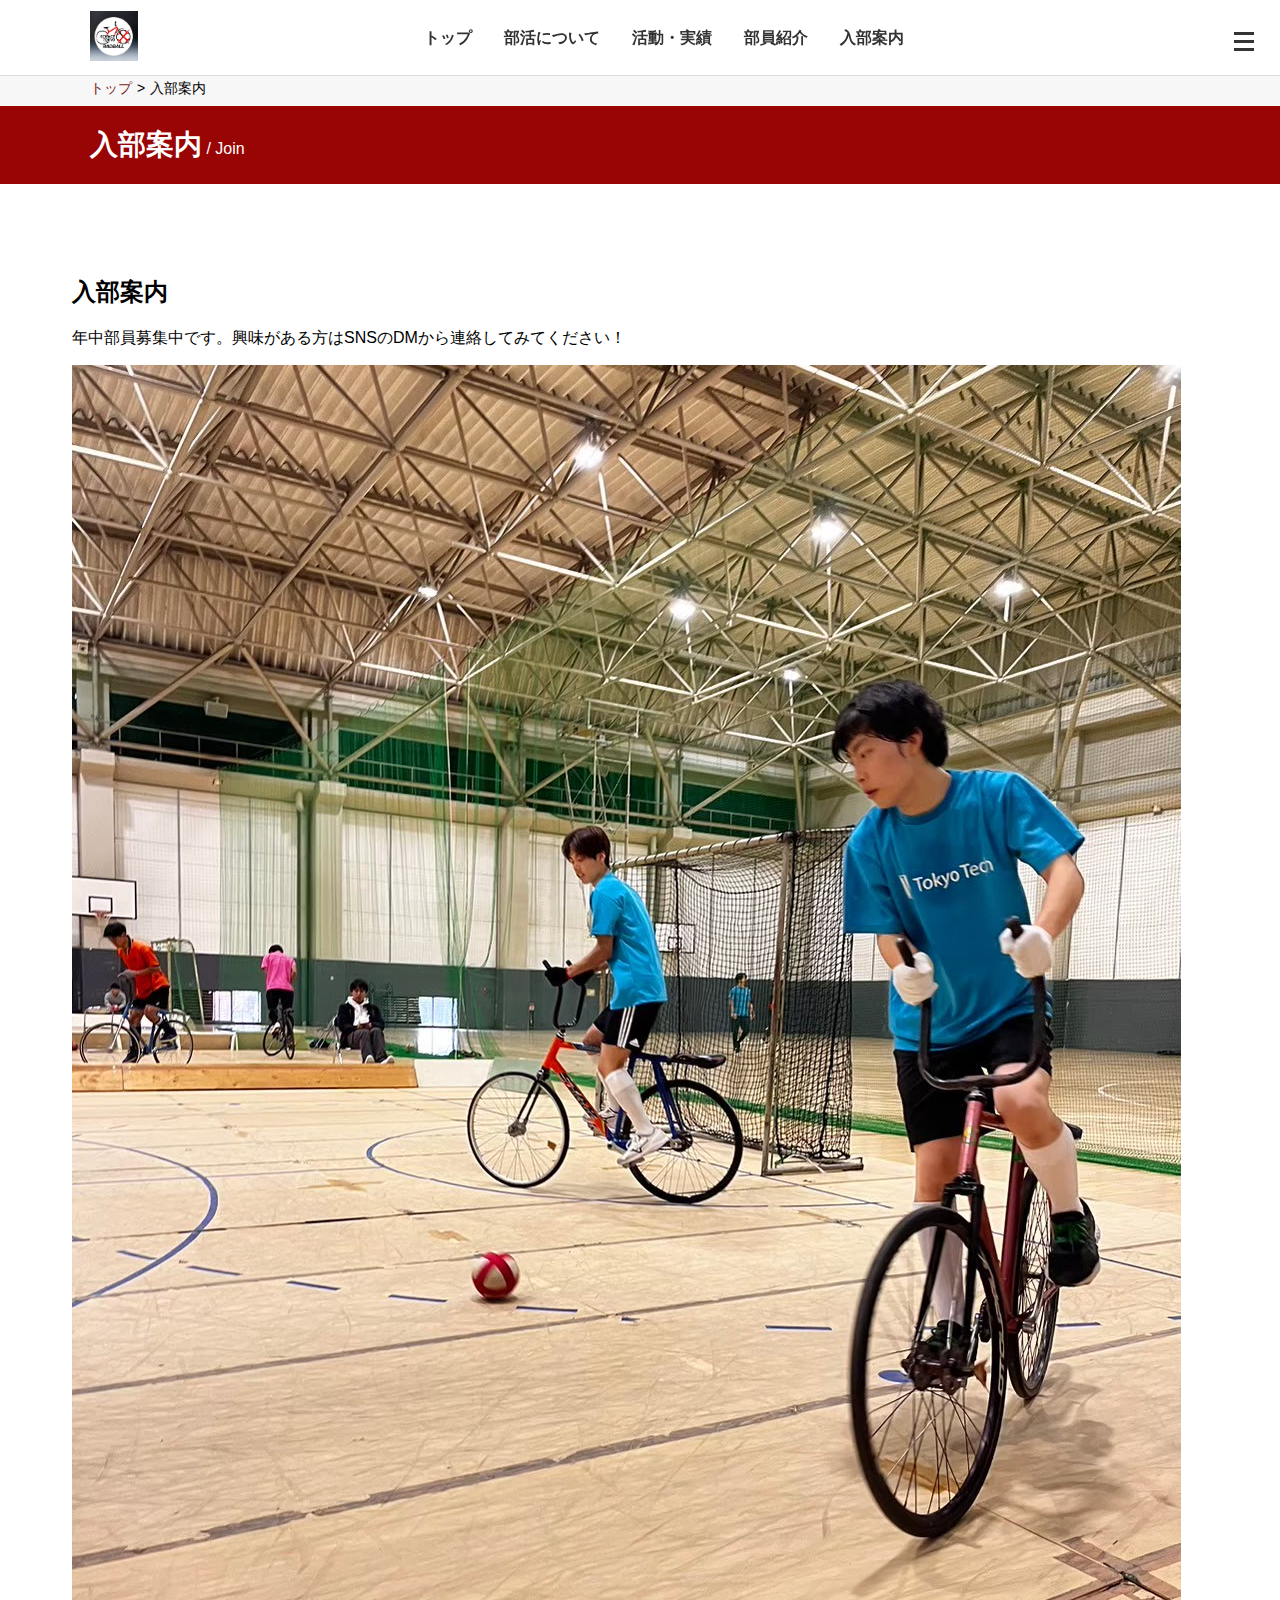
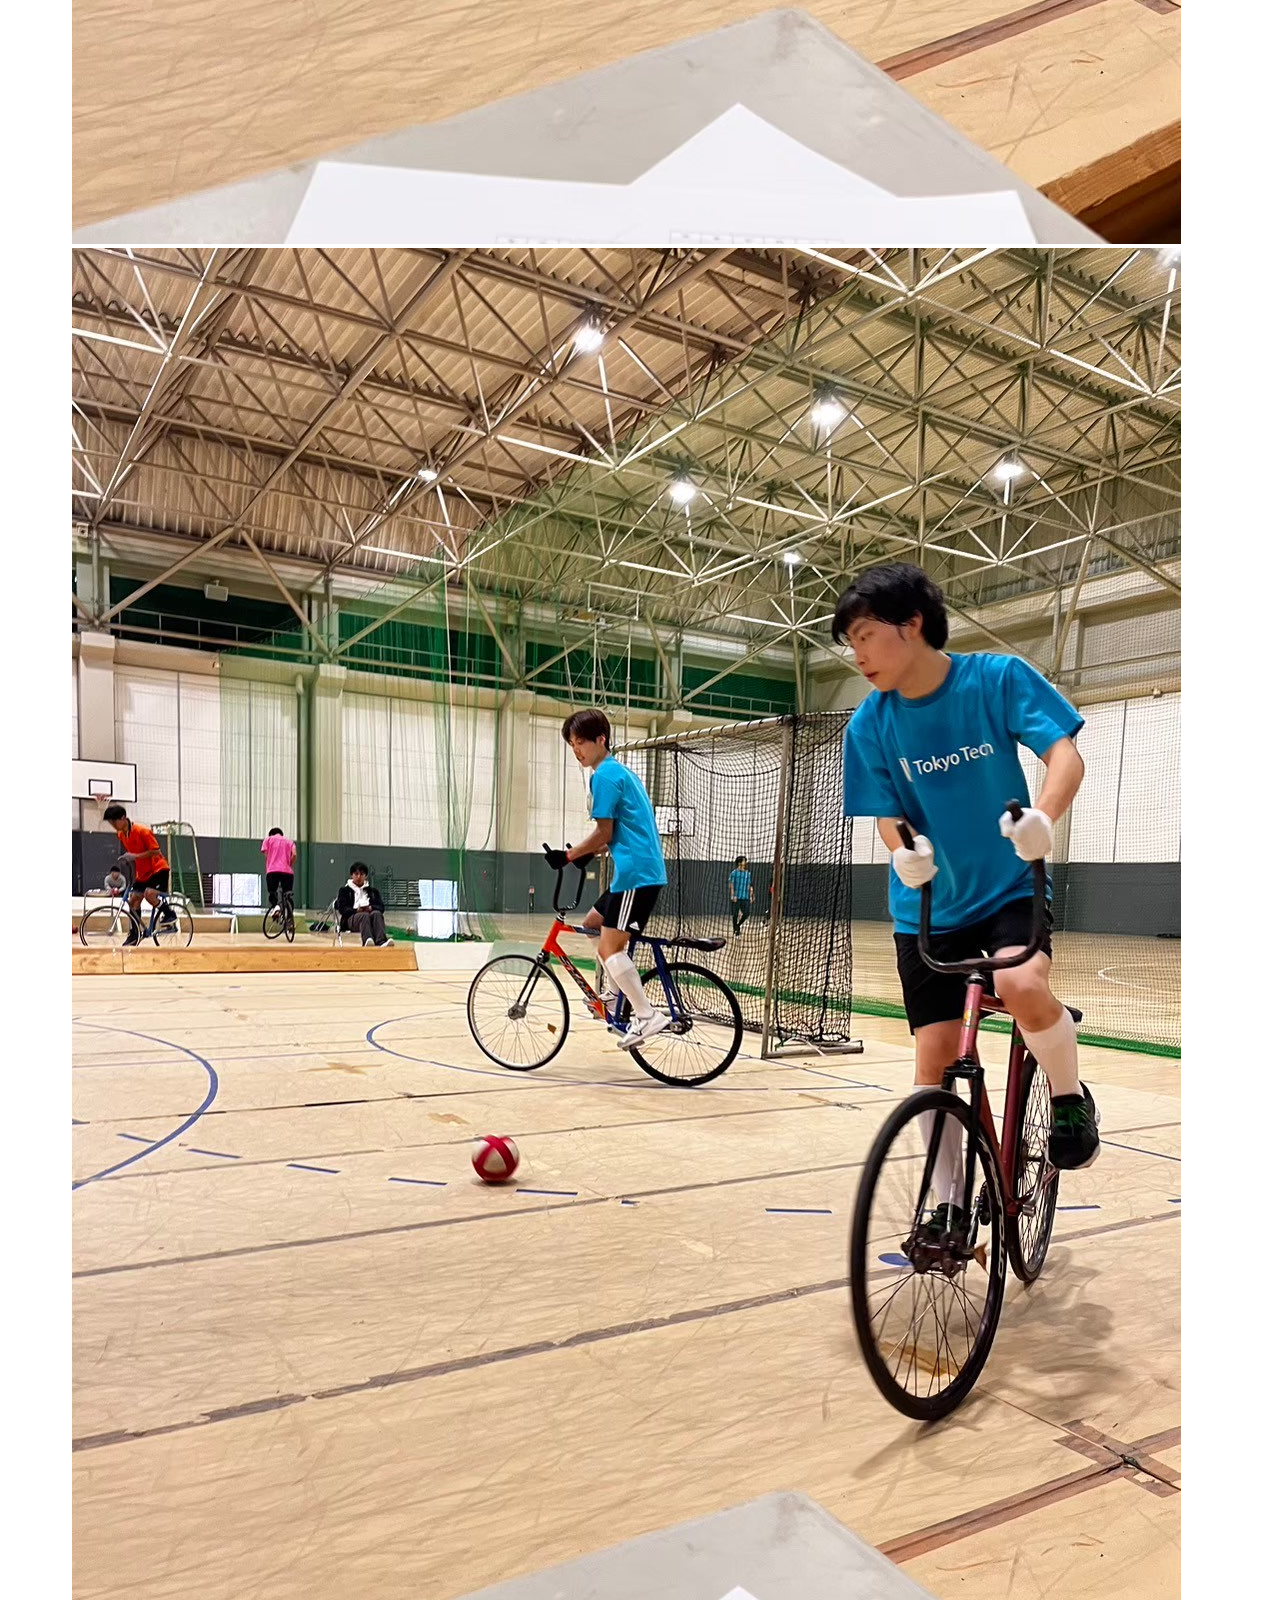
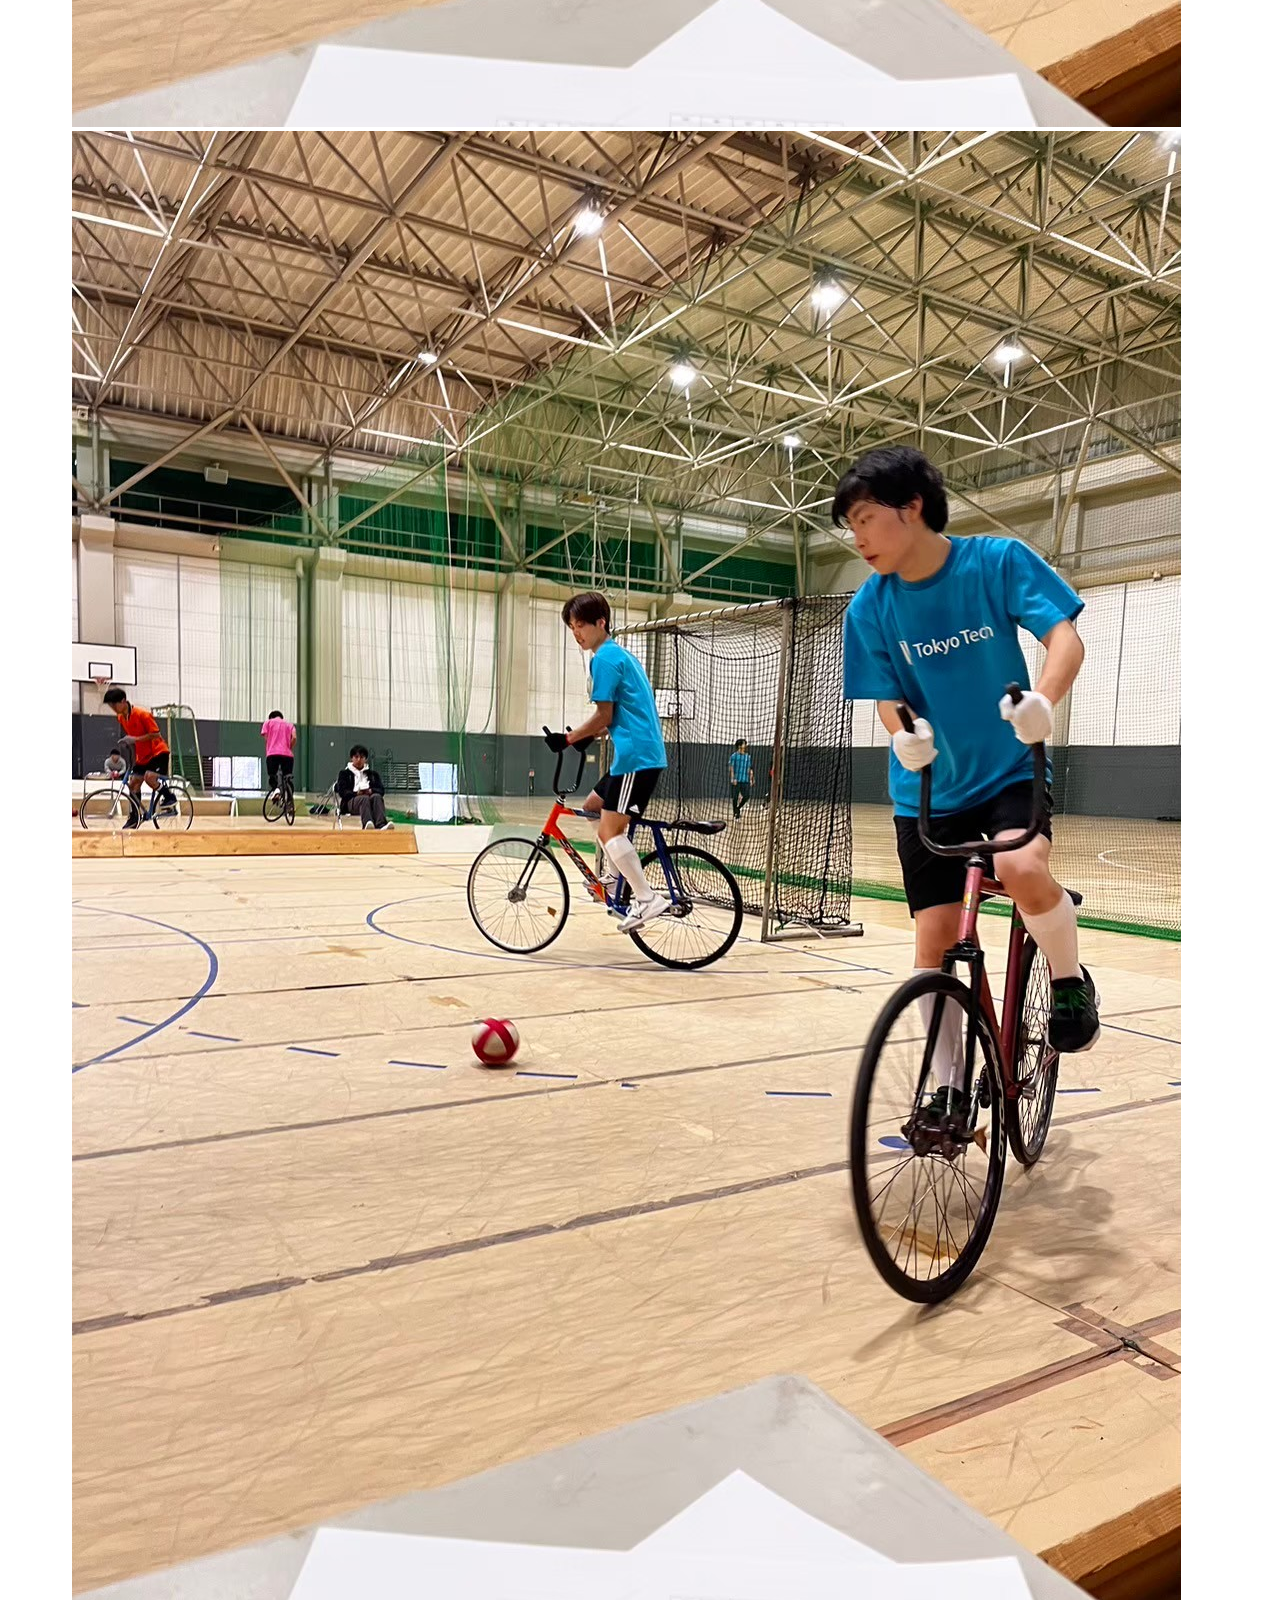
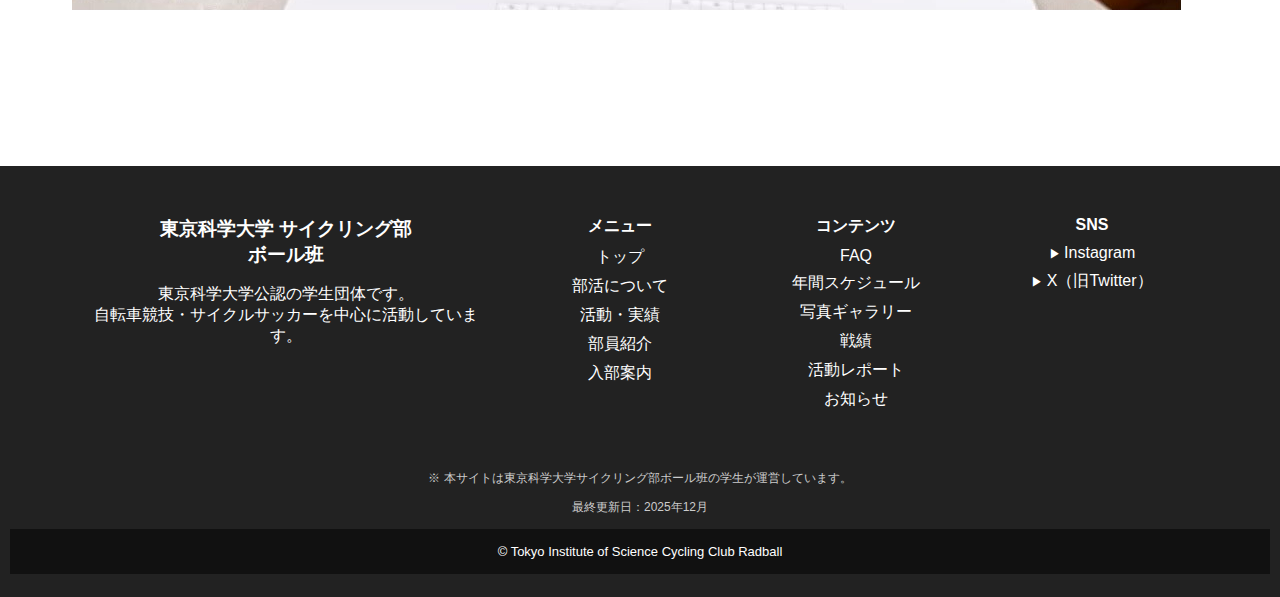
<file: join.html>
<!DOCTYPE html>
<html lang="ja">
<head>
  <meta charset="UTF-8">
  <title>東京科学大学 サイクリング部 ボール班</title>
  <meta name="viewport" content="width=device-width, initial-scale=1.0">
  <link rel="icon" type="image/png" href="images/icon.png">
  <link rel="stylesheet" href="css/style.css">
</head>
<body>


<header class="site-header">
  <div class="header-inner">
    <div class="logo">
      <a href="index.html">
       <img src="images/logo.jpg" alt="部活ロゴ">
      </a>
    </div>
  
    <nav class="global-nav" id="global-nav">
      <ul class="nav-list">

       <li><a href="index.html">トップ</a></li>

       <!-- 部活について -->
       <li class="has-sub">
          <a href="about.html">部活について</a>
          <ul class="sub-menu">
            <li><a href="about.html#sport">競技説明</a></li>
            <li><a href="about.html#schedule">年間スケジュール</a></li>
            <li><a href="about.html#access">アクセス</a></li>
            <li><a href="about.html#faq">FAQ</a></li>
          </ul>
       </li>

       <!-- 活動・実績 -->
       <li class="has-sub">
          <a href="activity.html">活動・実績</a>
          <ul class="sub-menu">
            <li><a href="activity.html#content">活動内容</a></li>
            <li><a href="activity.html#result">戦績</a></li>
            <li><a href="activity.html#report">活動レポート</a></li>
            <li><a href="activity.html#news">お知らせ</a></li>
          </ul>
       </li>

       <!-- 部員紹介 -->
       <li class="has-sub">
          <a href="members.html">部員紹介</a>
          <ul class="sub-menu">
            <li><a href="members.html">部員一覧</a></li>
            <li><a href="members.html#voice">部員の声</a></li>
          </ul>
       </li>

       <!-- 入部案内（CTA） -->
       <li class="nav-cta has-sub">
          <a href="join.html">入部案内</a>
          <ul class="sub-menu">
            <li><a href="join.html#flow">見学・体験の流れ</a></li>
            <li><a href="join.html#schedule">今月・来月の活動日</a></li>
            <li><a href="join.html#contact">問い合わせ</a></li>
          </ul>
       </li>
 
       </ul>
    </nav>

  
    <button class="hamburger" id="hamburger">
     <span></span>
     <span></span>
     <span></span>
    </button>
  </div>
</header>

<nav class="breadcrumb">
  <ul>
    <li><a href="index.html">トップ</a></li>
    <li>入部案内</li>
  </ul>
</nav>


<section class="page-title">
  <h1>入部案内<span> / Join</span></h1>
</section>

<main>
    <h2>入部案内</h2>
    <p>年中部員募集中です。興味がある方はSNSのDMから連絡してみてください！</p>
    <div class="photo-list">
        <img src="images/practice.jpg" alt="練習風景">
        <img src="images/practice.jpg" alt="練習風景">
        <img src="images/practice.jpg" alt="練習風景">
    </div>
      
  </main>

<footer class="site-footer">
  <div class="footer-inner">

    <!-- サイト情報 -->
    <div class="footer-box">
      <h3>東京科学大学 サイクリング部<br>ボール班</h3>
      <p>
        東京科学大学公認の学生団体です。<br>
        自転車競技・サイクルサッカーを中心に活動しています。
      </p>
    </div>

    <!-- メニュー -->
    <div class="footer-box">
      <h4>メニュー</h4>
      <ul>
        <li><a href="index.html">トップ</a></li>
        <li><a href="about.html">部活について</a></li>
        <li><a href="activity.html">活動・実績</a></li>
        <li><a href="members.html">部員紹介</a></li>
        <li><a href="join.html">入部案内</a></li>
      </ul>
    </div>

    <!-- コンテンツ -->
    <div class="footer-box">
      <h4>コンテンツ</h4>
      <ul>
        <li><a href="faq.html">FAQ</a></li>
        <li><a href="schedule.html">年間スケジュール</a></li>
        <li><a href="gallery.html">写真ギャラリー</a></li>
        <li><a href="results.html">戦績</a></li>
        <li><a href="blog.html">活動レポート</a></li>
        <li><a href="news.html">お知らせ</a></li>
      </ul>
    </div>

    <!-- SNS（←ここがポイント） -->
    <div class="footer-box">
      <h4>SNS</h4>
      <ul class="footer-sns">
        <li><a href="#">Instagram</a></li>
        <li><a href="#">X（旧Twitter）</a></li>
      </ul>
    </div>

  </div>

  <!-- 注記エリア -->
  <div class="footer-note">
    <p>※ 本サイトは東京科学大学サイクリング部ボール班の学生が運営しています。</p>
    <p class="last-update">最終更新日：2025年12月</p>
  </div>

  <p class="copyright">
    © Tokyo Institute of Science Cycling Club Radball
  </p>
</footer>

<script>
  const hamburger = document.getElementById('hamburger');
  const nav = document.getElementById('global-nav');

  hamburger.addEventListener('click', () => {
    nav.classList.toggle('active');
  });
</script>

</body>
</html>
</file>
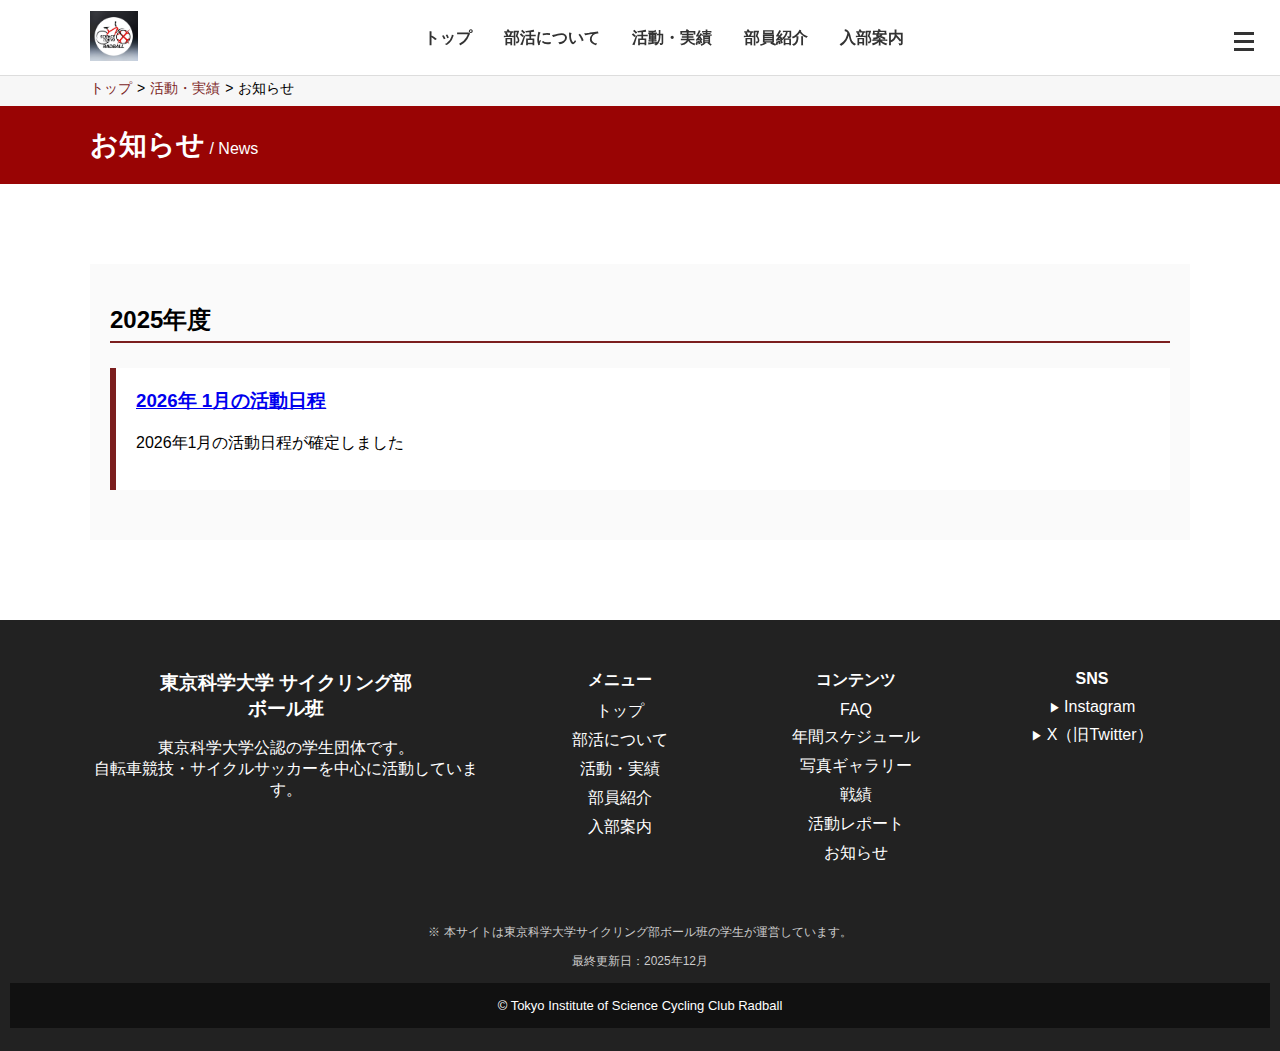
<file: news.html>
<!DOCTYPE html>
<html lang="ja">
<head>
  <meta charset="UTF-8">
  <title>東京科学大学 サイクリング部 ボール班</title>
  <meta name="viewport" content="width=device-width, initial-scale=1.0">
  <link rel="icon" type="image/png" href="images/icon.png">
  <link rel="stylesheet" href="css/style.css">
</head>
<body>


<header class="site-header">
  <div class="header-inner">
    <div class="logo">
      <a href="index.html">
       <img src="images/logo.jpg" alt="部活ロゴ">
      </a>
    </div>
  
    <nav class="global-nav" id="global-nav">
      <ul class="nav-list">

       <li><a href="index.html">トップ</a></li>

       <!-- 部活について -->
       <li class="has-sub">
          <a href="about.html">部活について</a>
          <ul class="sub-menu">
            <li><a href="about.html#sport">競技説明</a></li>
            <li><a href="about.html#schedule">年間スケジュール</a></li>
            <li><a href="about.html#access">アクセス</a></li>
            <li><a href="about.html#faq">FAQ</a></li>
          </ul>
       </li>

       <!-- 活動・実績 -->
       <li class="has-sub">
          <a href="activity.html">活動・実績</a>
          <ul class="sub-menu">
            <li><a href="activity.html#content">活動内容</a></li>
            <li><a href="activity.html#result">戦績</a></li>
            <li><a href="activity.html#report">活動レポート</a></li>
            <li><a href="activity.html#news">お知らせ</a></li>
          </ul>
       </li>

       <!-- 部員紹介 -->
       <li class="has-sub">
          <a href="members.html">部員紹介</a>
          <ul class="sub-menu">
            <li><a href="members.html">部員一覧</a></li>
            <li><a href="members.html#voice">部員の声</a></li>
          </ul>
       </li>

       <!-- 入部案内（CTA） -->
       <li class="nav-cta has-sub">
          <a href="join.html">入部案内</a>
          <ul class="sub-menu">
            <li><a href="join.html#flow">見学・体験の流れ</a></li>
            <li><a href="join.html#schedule">今月・来月の活動日</a></li>
            <li><a href="join.html#contact">問い合わせ</a></li>
          </ul>
       </li>
 
       </ul>
    </nav>

  
    <button class="hamburger" id="hamburger">
     <span></span>
     <span></span>
     <span></span>
    </button>
  </div>
</header>

<nav class="breadcrumb">
  <ul>
    <li><a href="index.html">トップ</a></li>
    <li><a href="activity.html">活動・実績</a></li>
    <li>お知らせ</li>
  </ul>
</nav>


<section class="page-title">
  <h1>お知らせ<span> / News</span></h1>
</section>

<section class="results-section" id="result">
  <div class="container">
    <h2>2025年度</h2>

      <div class="highlight-result">
        <h3><a href="join.html#schedule">2026年 1月の活動日程</a></h3>
        <p>
          2026年1月の活動日程が確定しました
        </p>
      </div>

  </div>
</section>





<footer class="site-footer">
  <div class="footer-inner">

    <!-- サイト情報 -->
    <div class="footer-box">
      <h3>東京科学大学 サイクリング部<br>ボール班</h3>
      <p>
        東京科学大学公認の学生団体です。<br>
        自転車競技・サイクルサッカーを中心に活動しています。
      </p>
    </div>

    <!-- メニュー -->
    <div class="footer-box">
      <h4>メニュー</h4>
      <ul>
        <li><a href="index.html">トップ</a></li>
        <li><a href="about.html">部活について</a></li>
        <li><a href="activity.html">活動・実績</a></li>
        <li><a href="members.html">部員紹介</a></li>
        <li><a href="join.html">入部案内</a></li>
      </ul>
    </div>

    <!-- コンテンツ -->
    <div class="footer-box">
      <h4>コンテンツ</h4>
      <ul>
        <li><a href="faq.html">FAQ</a></li>
        <li><a href="schedule.html">年間スケジュール</a></li>
        <li><a href="gallery.html">写真ギャラリー</a></li>
        <li><a href="results.html">戦績</a></li>
        <li><a href="blog.html">活動レポート</a></li>
        <li><a href="news.html">お知らせ</a></li>
      </ul>
    </div>

    <!-- SNS（←ここがポイント） -->
    <div class="footer-box">
      <h4>SNS</h4>
      <ul class="footer-sns">
        <li><a href="#">Instagram</a></li>
        <li><a href="#">X（旧Twitter）</a></li>
      </ul>
    </div>

  </div>

  <!-- 注記エリア -->
  <div class="footer-note">
    <p>※ 本サイトは東京科学大学サイクリング部ボール班の学生が運営しています。</p>
    <p class="last-update">最終更新日：2025年12月</p>
  </div>

  <p class="copyright">
    © Tokyo Institute of Science Cycling Club Radball
  </p>
</footer>

<script>
  const hamburger = document.getElementById('hamburger');
  const nav = document.getElementById('global-nav');

  hamburger.addEventListener('click', () => {
    nav.classList.toggle('active');
  });
</script>

</body>
</html>
</file>
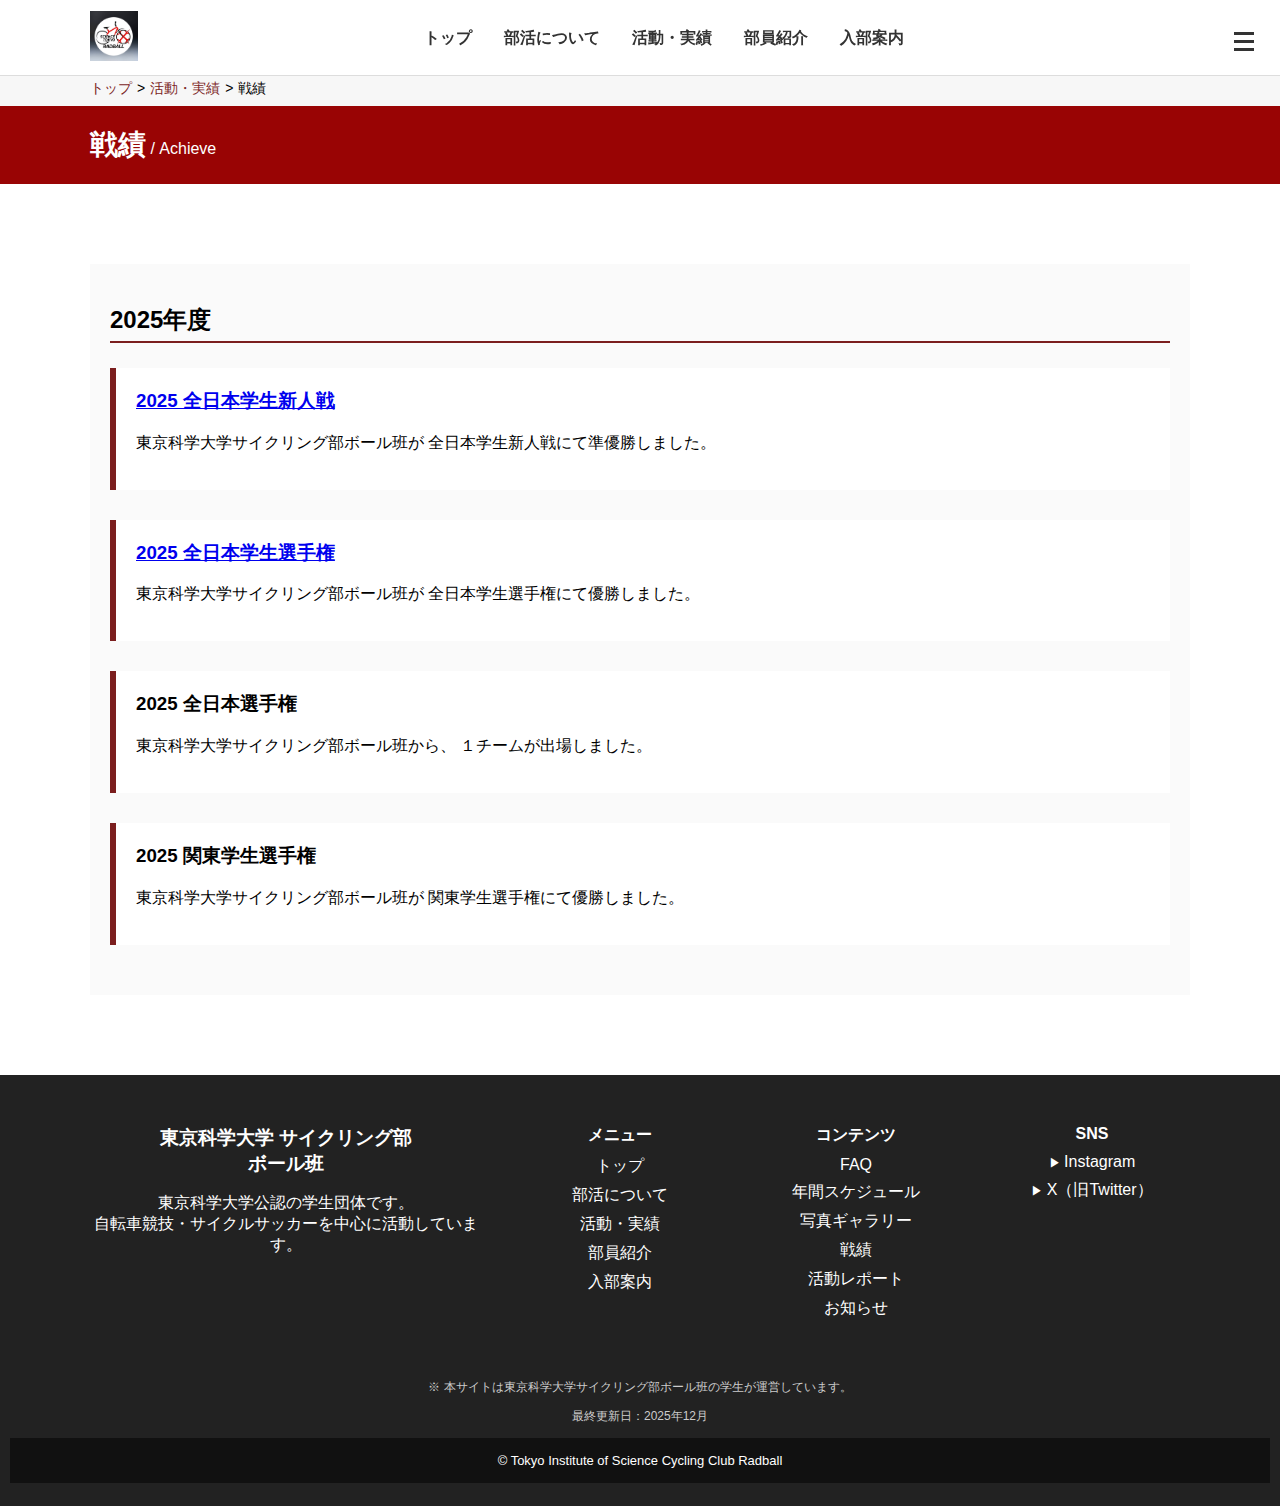
<file: results.html>
<!DOCTYPE html>
<html lang="ja">
<head>
  <meta charset="UTF-8">
  <title>東京科学大学 サイクリング部 ボール班</title>
  <meta name="viewport" content="width=device-width, initial-scale=1.0">
  <link rel="icon" type="image/png" href="images/icon.png">
  <link rel="stylesheet" href="css/style.css">
</head>
<body>


<header class="site-header">
  <div class="header-inner">
    <div class="logo">
      <a href="index.html">
       <img src="images/logo.jpg" alt="部活ロゴ">
      </a>
    </div>
  
    <nav class="global-nav" id="global-nav">
      <ul class="nav-list">

       <li><a href="index.html">トップ</a></li>

       <!-- 部活について -->
       <li class="has-sub">
          <a href="about.html">部活について</a>
          <ul class="sub-menu">
            <li><a href="about.html#sport">競技説明</a></li>
            <li><a href="about.html#schedule">年間スケジュール</a></li>
            <li><a href="about.html#access">アクセス</a></li>
            <li><a href="about.html#faq">FAQ</a></li>
          </ul>
       </li>

       <!-- 活動・実績 -->
       <li class="has-sub">
          <a href="activity.html">活動・実績</a>
          <ul class="sub-menu">
            <li><a href="activity.html#content">活動内容</a></li>
            <li><a href="activity.html#result">戦績</a></li>
            <li><a href="activity.html#report">活動レポート</a></li>
            <li><a href="activity.html#news">お知らせ</a></li>
          </ul>
       </li>

       <!-- 部員紹介 -->
       <li class="has-sub">
          <a href="members.html">部員紹介</a>
          <ul class="sub-menu">
            <li><a href="members.html">部員一覧</a></li>
            <li><a href="members.html#voice">部員の声</a></li>
          </ul>
       </li>

       <!-- 入部案内（CTA） -->
       <li class="nav-cta has-sub">
          <a href="join.html">入部案内</a>
          <ul class="sub-menu">
            <li><a href="join.html#flow">見学・体験の流れ</a></li>
            <li><a href="join.html#schedule">今月・来月の活動日</a></li>
            <li><a href="join.html#contact">問い合わせ</a></li>
          </ul>
       </li>
 
       </ul>
    </nav>

  
    <button class="hamburger" id="hamburger">
     <span></span>
     <span></span>
     <span></span>
    </button>
  </div>
</header>

<nav class="breadcrumb">
  <ul>
    <li><a href="index.html">トップ</a></li>
    <li><a href="activity.html">活動・実績</a></li>
    <li>戦績</li>
  </ul>
</nav>


<section class="page-title">
  <h1>戦績<span> / Achieve</span></h1>
</section>

<section class="results-section" id="result">
  <div class="container">
    <h2>2025年度</h2>

      <div class="highlight-result">
        <h3><a href="results/2025-11-29.html">2025 全日本学生新人戦</a></h3>
        <p>
          東京科学大学サイクリング部ボール班が
          全日本学生新人戦にて準優勝しました。
        </p>
      </div>

      <div class="highlight-result">
        <h3><a href="results/2025-11-23.html">2025 全日本学生選手権</a></h3>
        <p>
          東京科学大学サイクリング部ボール班が
          全日本学生選手権にて優勝しました。
        </p>
      </div>

      <div class="highlight-result">
        <h3>2025 全日本選手権</h3>
        <p>
          東京科学大学サイクリング部ボール班から、
          １チームが出場しました。
        </p>
      </div>
  
      <div class="highlight-result">
        <h3>2025 関東学生選手権</h3>
        <p>
          東京科学大学サイクリング部ボール班が
          関東学生選手権にて優勝しました。
        </p>
      </div>

  </div>
</section>





<footer class="site-footer">
  <div class="footer-inner">

    <!-- サイト情報 -->
    <div class="footer-box">
      <h3>東京科学大学 サイクリング部<br>ボール班</h3>
      <p>
        東京科学大学公認の学生団体です。<br>
        自転車競技・サイクルサッカーを中心に活動しています。
      </p>
    </div>

    <!-- メニュー -->
    <div class="footer-box">
      <h4>メニュー</h4>
      <ul>
        <li><a href="index.html">トップ</a></li>
        <li><a href="about.html">部活について</a></li>
        <li><a href="activity.html">活動・実績</a></li>
        <li><a href="members.html">部員紹介</a></li>
        <li><a href="join.html">入部案内</a></li>
      </ul>
    </div>

    <!-- コンテンツ -->
    <div class="footer-box">
      <h4>コンテンツ</h4>
      <ul>
        <li><a href="faq.html">FAQ</a></li>
        <li><a href="schedule.html">年間スケジュール</a></li>
        <li><a href="gallery.html">写真ギャラリー</a></li>
        <li><a href="results.html">戦績</a></li>
        <li><a href="blog.html">活動レポート</a></li>
        <li><a href="news.html">お知らせ</a></li>
      </ul>
    </div>

    <!-- SNS（←ここがポイント） -->
    <div class="footer-box">
      <h4>SNS</h4>
      <ul class="footer-sns">
        <li><a href="#">Instagram</a></li>
        <li><a href="#">X（旧Twitter）</a></li>
      </ul>
    </div>

  </div>

  <!-- 注記エリア -->
  <div class="footer-note">
    <p>※ 本サイトは東京科学大学サイクリング部ボール班の学生が運営しています。</p>
    <p class="last-update">最終更新日：2025年12月</p>
  </div>

  <p class="copyright">
    © Tokyo Institute of Science Cycling Club Radball
  </p>
</footer>

<script>
  const hamburger = document.getElementById('hamburger');
  const nav = document.getElementById('global-nav');

  hamburger.addEventListener('click', () => {
    nav.classList.toggle('active');
  });
</script>

</body>
</html>
</file>
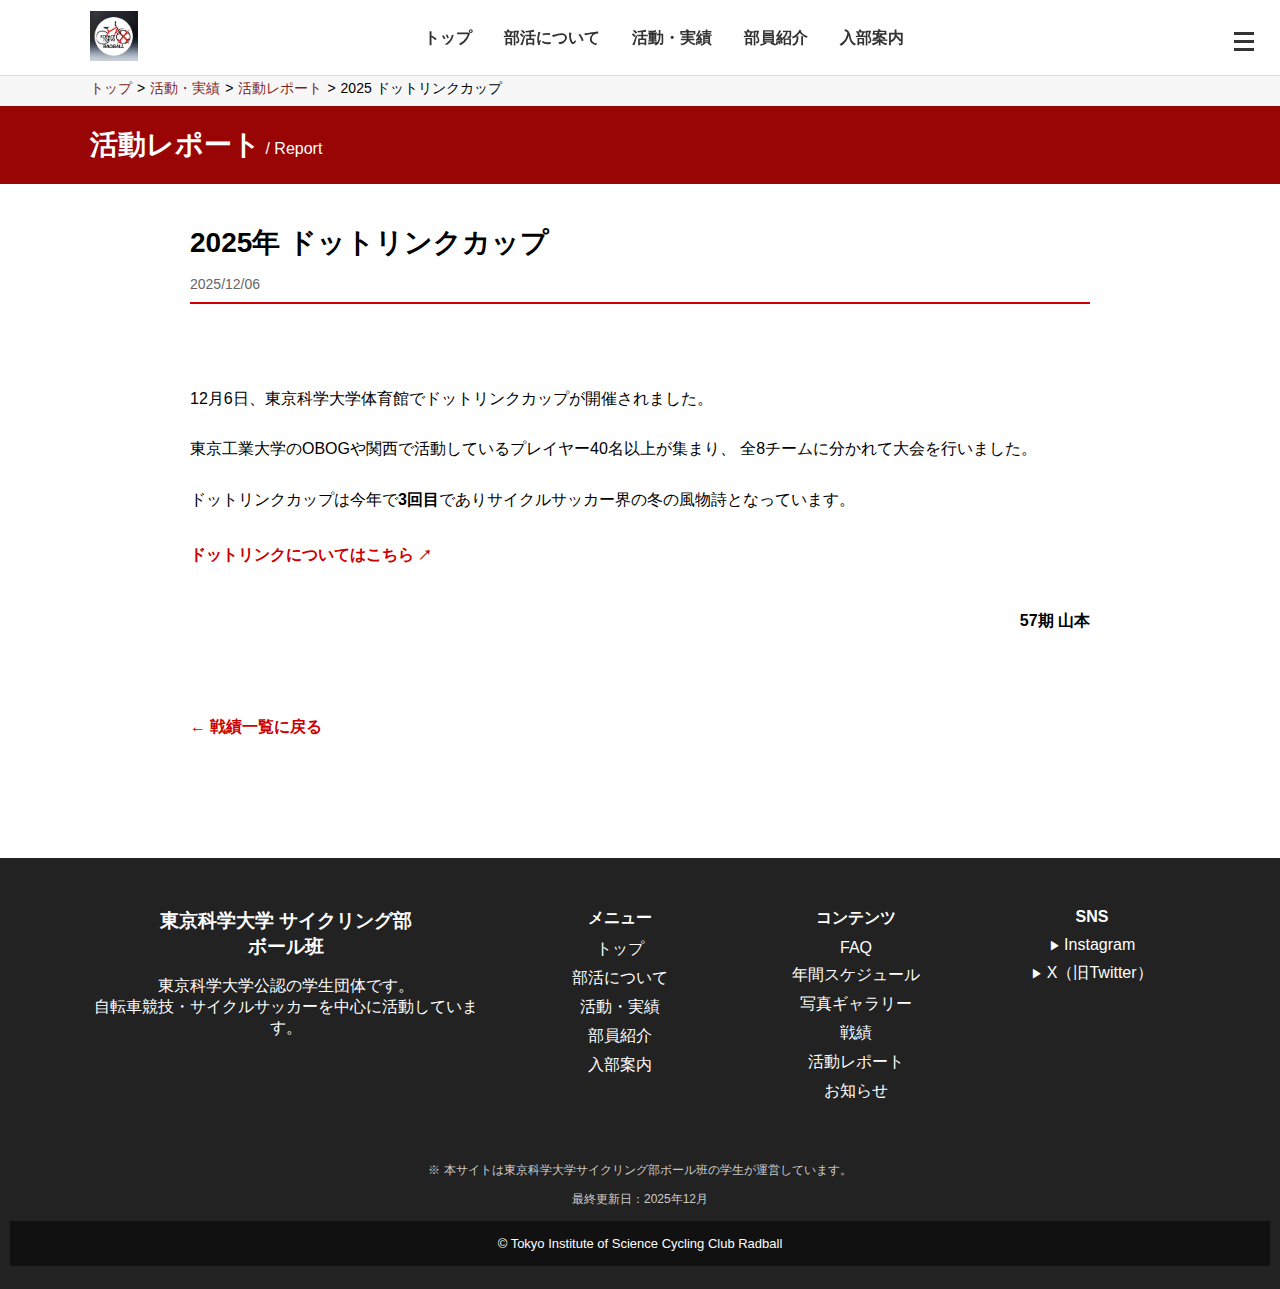
<file: blog/2025-12-06.html>
<!DOCTYPE html>
<html lang="ja">
<head>
  <meta charset="UTF-8">
  <title>東京科学大学 サイクリング部 ボール班</title>
  <meta name="viewport" content="width=device-width, initial-scale=1.0">
  <link rel="icon" type="image/png" href="../images/icon.png">
  <link rel="stylesheet" href="../css/style.css">
</head>
<body>


<header class="site-header">
  <div class="header-inner">
    <div class="logo">
      <a href="../index.html">
       <img src="../images/logo.jpg" alt="部活ロゴ">
      </a>
    </div>
  
    <nav class="global-nav" id="global-nav">
      <ul class="nav-list">

       <li><a href="../index.html">トップ</a></li>

       <!-- 部活について -->
       <li class="has-sub">
          <a href="../about.html">部活について</a>
          <ul class="sub-menu">
            <li><a href="../about.html#sport">競技説明</a></li>
            <li><a href="../about.html#schedule">年間スケジュール</a></li>
            <li><a href="../about.html#access">アクセス</a></li>
            <li><a href="../about.html#faq">FAQ</a></li>
          </ul>
       </li>

       <!-- 活動・実績 -->
       <li class="has-sub">
          <a href="../activity.html">活動・実績</a>
          <ul class="sub-menu">
            <li><a href="../activity.html#content">活動内容</a></li>
            <li><a href="../activity.html#result">戦績</a></li>
            <li><a href="../activity.html#report">活動レポート</a></li>
            <li><a href="../activity.html#news">お知らせ</a></li>
          </ul>
       </li>

       <!-- 部員紹介 -->
       <li class="has-sub">
          <a href="../members.html">部員紹介</a>
          <ul class="sub-menu">
            <li><a href="../members.html">部員一覧</a></li>
            <li><a href="../members.html#voice">部員の声</a></li>
          </ul>
       </li>

       <!-- 入部案内（CTA） -->
       <li class="nav-cta has-sub">
          <a href="../join.html">入部案内</a>
          <ul class="sub-menu">
            <li><a href="../join.html#flow">見学・体験の流れ</a></li>
            <li><a href="../join.html#schedule">今月・来月の活動日</a></li>
            <li><a href="../join.html#contact">問い合わせ</a></li>
          </ul>
       </li>
 
       </ul>
    </nav>

  
    <button class="hamburger" id="hamburger">
     <span></span>
     <span></span>
     <span></span>
    </button>
  </div>
</header>

<nav class="breadcrumb">
  <ul>
    <li><a href="../index.html">トップ</a></li>
    <li><a href="../activity.html">活動・実績</a></li>
    <li><a href="../results.html">活動レポート</a></li>
    <li>2025 ドットリンクカップ</li>
  </ul>
</nav>

<section class="page-title">
  <h1>活動レポート<span> / Report</span></h1>
</section>

<main class="article-main">
  <article class="article">

    <header class="article-header">
      <h1 class="article-title">2025年 ドットリンクカップ</h1>
      <p class="article-date">2025/12/06</p>
    </header>

    <section class="article-body">

      <p>
        12月6日、東京科学大学体育館でドットリンクカップが開催されました。
      </p>

      <p>
        東京工業大学のOBOGや関西で活動しているプレイヤー40名以上が集まり、
        全8チームに分かれて大会を行いました。
      </p>

      <p>
        ドットリンクカップは今年で<strong>3回目</strong>でありサイクルサッカー界の冬の風物詩となっています。
      </p>
      
      <div class="article-link">
        <a href="https://dotlink.fashionstore.jp/" target="_blank" rel="noopener">
          ドットリンクについてはこちら
        </a>
      </div>


      <p class="article-author">
        57期 山本
      </p>

    </section>

    <div class="article-back">
      <a href="../results.html">← 戦績一覧に戻る</a>
    </div>

  </article>
</main>






<footer class="site-footer">
  <div class="footer-inner">

    <!-- サイト情報 -->
    <div class="footer-box">
      <h3>東京科学大学 サイクリング部<br>ボール班</h3>
      <p>
        東京科学大学公認の学生団体です。<br>
        自転車競技・サイクルサッカーを中心に活動しています。
      </p>
    </div>

    <!-- メニュー -->
    <div class="footer-box">
      <h4>メニュー</h4>
      <ul>
        <li><a href="../index.html">トップ</a></li>
        <li><a href="../about.html">部活について</a></li>
        <li><a href="../activity.html">活動・実績</a></li>
        <li><a href="../members.html">部員紹介</a></li>
        <li><a href="../join.html">入部案内</a></li>
      </ul>
    </div>

    <!-- コンテンツ -->
    <div class="footer-box">
      <h4>コンテンツ</h4>
      <ul>
        <li><a href="../faq.html">FAQ</a></li>
        <li><a href="../schedule.html">年間スケジュール</a></li>
        <li><a href="../gallery.html">写真ギャラリー</a></li>
        <li><a href="../results.html">戦績</a></li>
        <li><a href="../blog.html">活動レポート</a></li>
        <li><a href="../news.html">お知らせ</a></li>
      </ul>
    </div>

    <!-- SNS（←ここがポイント） -->
    <div class="footer-box">
      <h4>SNS</h4>
      <ul class="footer-sns">
        <li><a href="#">Instagram</a></li>
        <li><a href="#">X（旧Twitter）</a></li>
      </ul>
    </div>

  </div>

  <!-- 注記エリア -->
  <div class="footer-note">
    <p>※ 本サイトは東京科学大学サイクリング部ボール班の学生が運営しています。</p>
    <p class="last-update">最終更新日：2025年12月</p>
  </div>

  <p class="copyright">
    © Tokyo Institute of Science Cycling Club Radball
  </p>
</footer>

<script>
  const hamburger = document.getElementById('hamburger');
  const nav = document.getElementById('global-nav');

  hamburger.addEventListener('click', () => {
    nav.classList.toggle('active');
  });
</script>

</body>
</html>
</file>
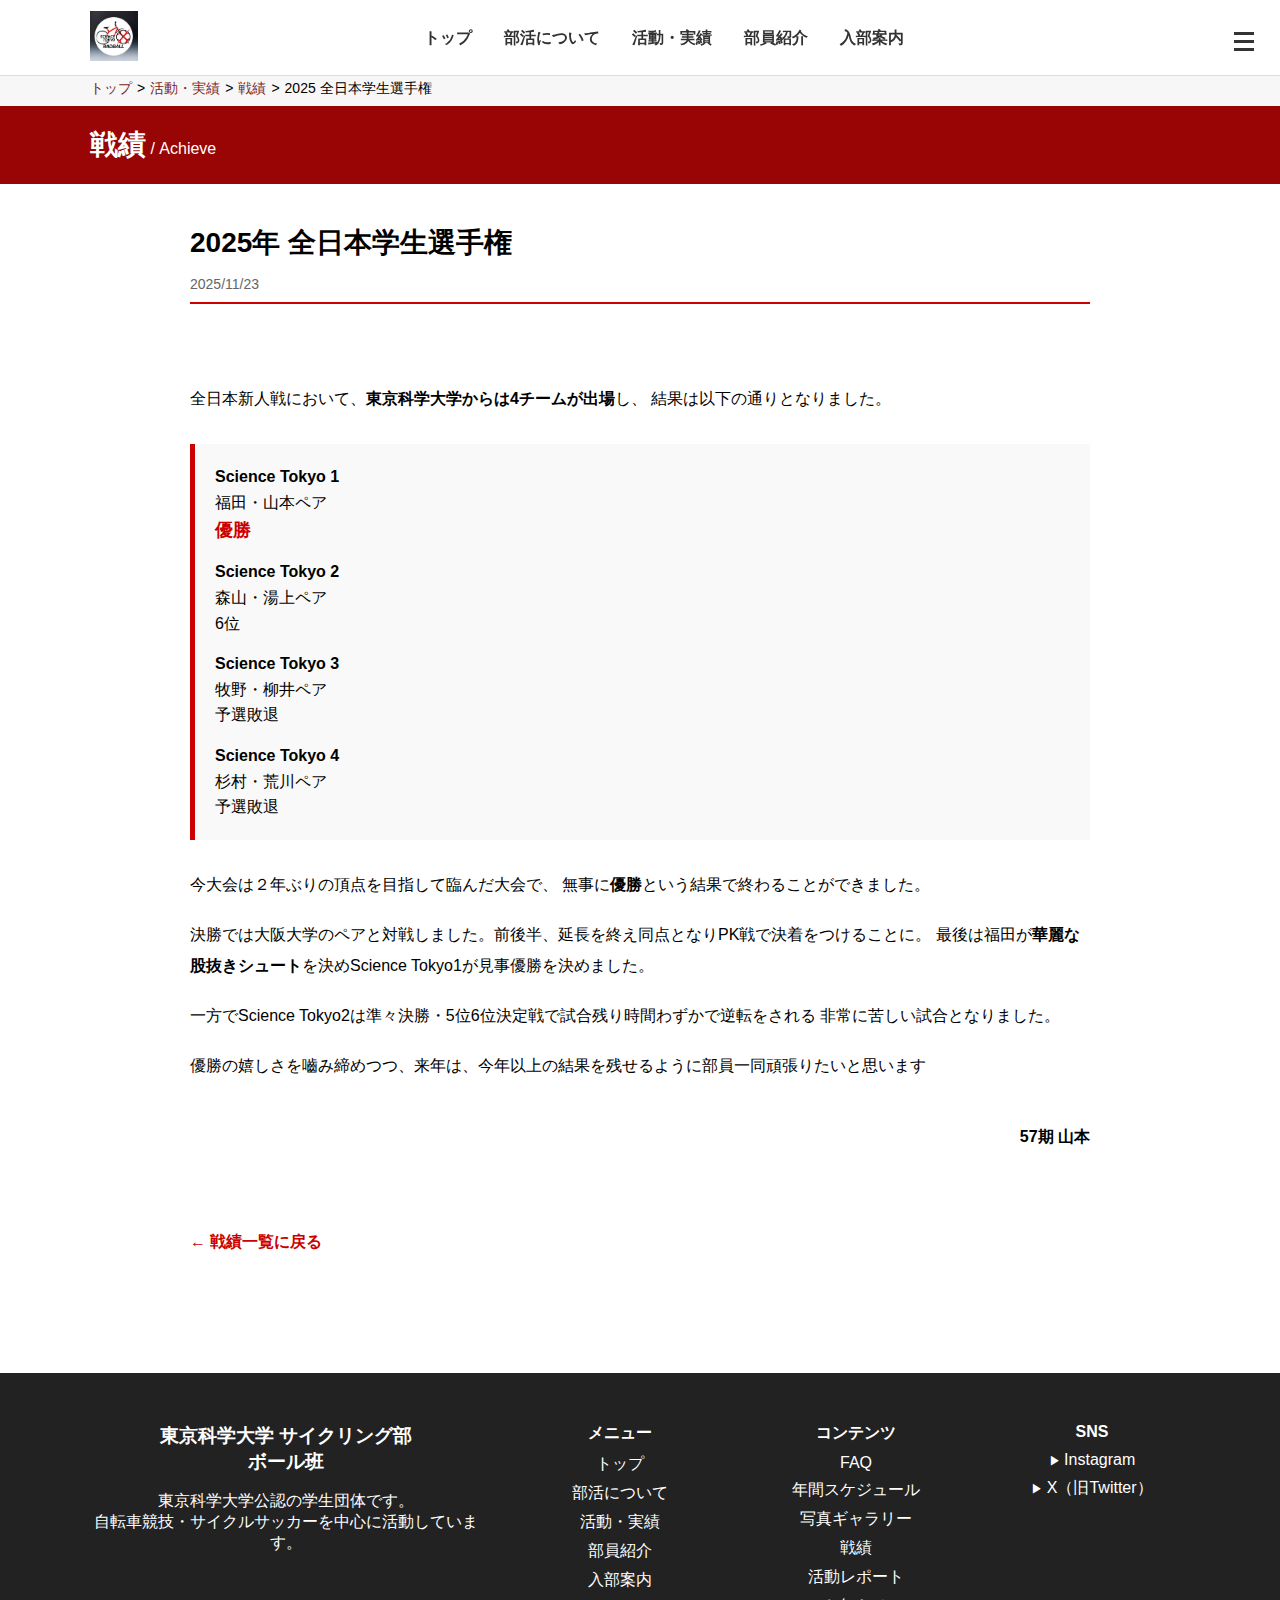
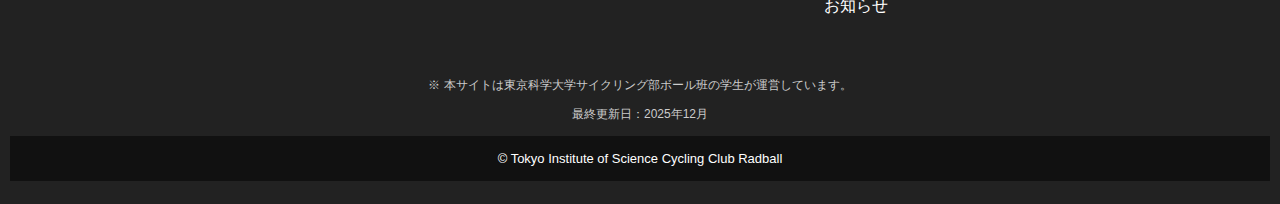
<file: results/2025-11-23.html>
<!DOCTYPE html>
<html lang="ja">
<head>
  <meta charset="UTF-8">
  <title>東京科学大学 サイクリング部 ボール班</title>
  <meta name="viewport" content="width=device-width, initial-scale=1.0">
  <link rel="icon" type="image/png" href="../images/icon.png">
  <link rel="stylesheet" href="../css/style.css">
</head>
<body>


<header class="site-header">
  <div class="header-inner">
    <div class="logo">
      <a href="../index.html">
       <img src="../images/logo.jpg" alt="部活ロゴ">
      </a>
    </div>
  
    <nav class="global-nav" id="global-nav">
      <ul class="nav-list">

       <li><a href="../index.html">トップ</a></li>

       <!-- 部活について -->
       <li class="has-sub">
          <a href="../about.html">部活について</a>
          <ul class="sub-menu">
            <li><a href="../about.html#sport">競技説明</a></li>
            <li><a href="../about.html#schedule">年間スケジュール</a></li>
            <li><a href="../about.html#access">アクセス</a></li>
            <li><a href="../about.html#faq">FAQ</a></li>
          </ul>
       </li>

       <!-- 活動・実績 -->
       <li class="has-sub">
          <a href="../activity.html">活動・実績</a>
          <ul class="sub-menu">
            <li><a href="../activity.html#content">活動内容</a></li>
            <li><a href="../activity.html#result">戦績</a></li>
            <li><a href="../activity.html#report">活動レポート</a></li>
            <li><a href="../activity.html#news">お知らせ</a></li>
          </ul>
       </li>

       <!-- 部員紹介 -->
       <li class="has-sub">
          <a href="../members.html">部員紹介</a>
          <ul class="sub-menu">
            <li><a href="../members.html">部員一覧</a></li>
            <li><a href="../members.html#voice">部員の声</a></li>
          </ul>
       </li>

       <!-- 入部案内（CTA） -->
       <li class="nav-cta has-sub">
          <a href="../join.html">入部案内</a>
          <ul class="sub-menu">
            <li><a href="../join.html#flow">見学・体験の流れ</a></li>
            <li><a href="../join.html#schedule">今月・来月の活動日</a></li>
            <li><a href="../join.html#contact">問い合わせ</a></li>
          </ul>
       </li>
 
       </ul>
    </nav>

  
    <button class="hamburger" id="hamburger">
     <span></span>
     <span></span>
     <span></span>
    </button>
  </div>
</header>

<nav class="breadcrumb">
  <ul>
    <li><a href="../index.html">トップ</a></li>
    <li><a href="../activity.html">活動・実績</a></li>
    <li><a href="../results.html">戦績</a></li>
    <li>2025 全日本学生選手権</li>
  </ul>
</nav>

<section class="page-title">
  <h1>戦績<span> / Achieve</span></h1>
</section>

<main class="article-main">
  <article class="article">

    <header class="article-header">
      <h1 class="article-title">2025年 全日本学生選手権</h1>
      <p class="article-date">2025/11/23</p>
    </header>

    <section class="article-body">

      <p>
        全日本新人戦において、<strong>東京科学大学からは4チームが出場</strong>し、
        結果は以下の通りとなりました。
      </p>

      <div class="result-box">
        <ul>
          <li>
            <span class="team">Science Tokyo 1</span><br>
            福田・山本ペア<br>
            <strong class="highlight">優勝</strong>
          </li>
          <li>
            <span class="team">Science Tokyo 2</span><br>
            森山・湯上ペア<br>
            6位
          </li>
          <li>
            <span class="team">Science Tokyo 3</span><br>
            牧野・柳井ペア<br>
            予選敗退
          </li>
          <li>
            <span class="team">Science Tokyo 4</span><br>
            杉村・荒川ペア<br>
            予選敗退
          </li>
        </ul>
      </div>

      <p>
        今大会は２年ぶりの頂点を目指して臨んだ大会で、
        無事に<strong>優勝</strong>という結果で終わることができました。
      </p>

      <p>
        決勝では大阪大学のペアと対戦しました。前後半、延長を終え同点となりPK戦で決着をつけることに。
        最後は福田が<strong>華麗な股抜きシュート</strong>を決めScience Tokyo1が見事優勝を決めました。
      </p>

      <p>
        一方でScience Tokyo2は準々決勝・5位6位決定戦で試合残り時間わずかで逆転をされる
        非常に苦しい試合となりました。
      </p>

      <p>
        優勝の嬉しさを嚙み締めつつ、来年は、今年以上の結果を残せるように部員一同頑張りたいと思います
      </p>

      <p class="article-author">
        57期 山本
      </p>

    </section>

    <div class="article-back">
      <a href="../results.html">← 戦績一覧に戻る</a>
    </div>

  </article>
</main>






<footer class="site-footer">
  <div class="footer-inner">

    <!-- サイト情報 -->
    <div class="footer-box">
      <h3>東京科学大学 サイクリング部<br>ボール班</h3>
      <p>
        東京科学大学公認の学生団体です。<br>
        自転車競技・サイクルサッカーを中心に活動しています。
      </p>
    </div>

    <!-- メニュー -->
    <div class="footer-box">
      <h4>メニュー</h4>
      <ul>
        <li><a href="../index.html">トップ</a></li>
        <li><a href="../about.html">部活について</a></li>
        <li><a href="../activity.html">活動・実績</a></li>
        <li><a href="../members.html">部員紹介</a></li>
        <li><a href="../join.html">入部案内</a></li>
      </ul>
    </div>

    <!-- コンテンツ -->
    <div class="footer-box">
      <h4>コンテンツ</h4>
      <ul>
        <li><a href="../faq.html">FAQ</a></li>
        <li><a href="../schedule.html">年間スケジュール</a></li>
        <li><a href="../gallery.html">写真ギャラリー</a></li>
        <li><a href="../results.html">戦績</a></li>
        <li><a href="../blog.html">活動レポート</a></li>
        <li><a href="../news.html">お知らせ</a></li>
      </ul>
    </div>

    <!-- SNS（←ここがポイント） -->
    <div class="footer-box">
      <h4>SNS</h4>
      <ul class="footer-sns">
        <li><a href="#">Instagram</a></li>
        <li><a href="#">X（旧Twitter）</a></li>
      </ul>
    </div>

  </div>

  <!-- 注記エリア -->
  <div class="footer-note">
    <p>※ 本サイトは東京科学大学サイクリング部ボール班の学生が運営しています。</p>
    <p class="last-update">最終更新日：2025年12月</p>
  </div>

  <p class="copyright">
    © Tokyo Institute of Science Cycling Club Radball
  </p>
</footer>

<script>
  const hamburger = document.getElementById('hamburger');
  const nav = document.getElementById('global-nav');

  hamburger.addEventListener('click', () => {
    nav.classList.toggle('active');
  });
</script>

</body>
</html>
</file>
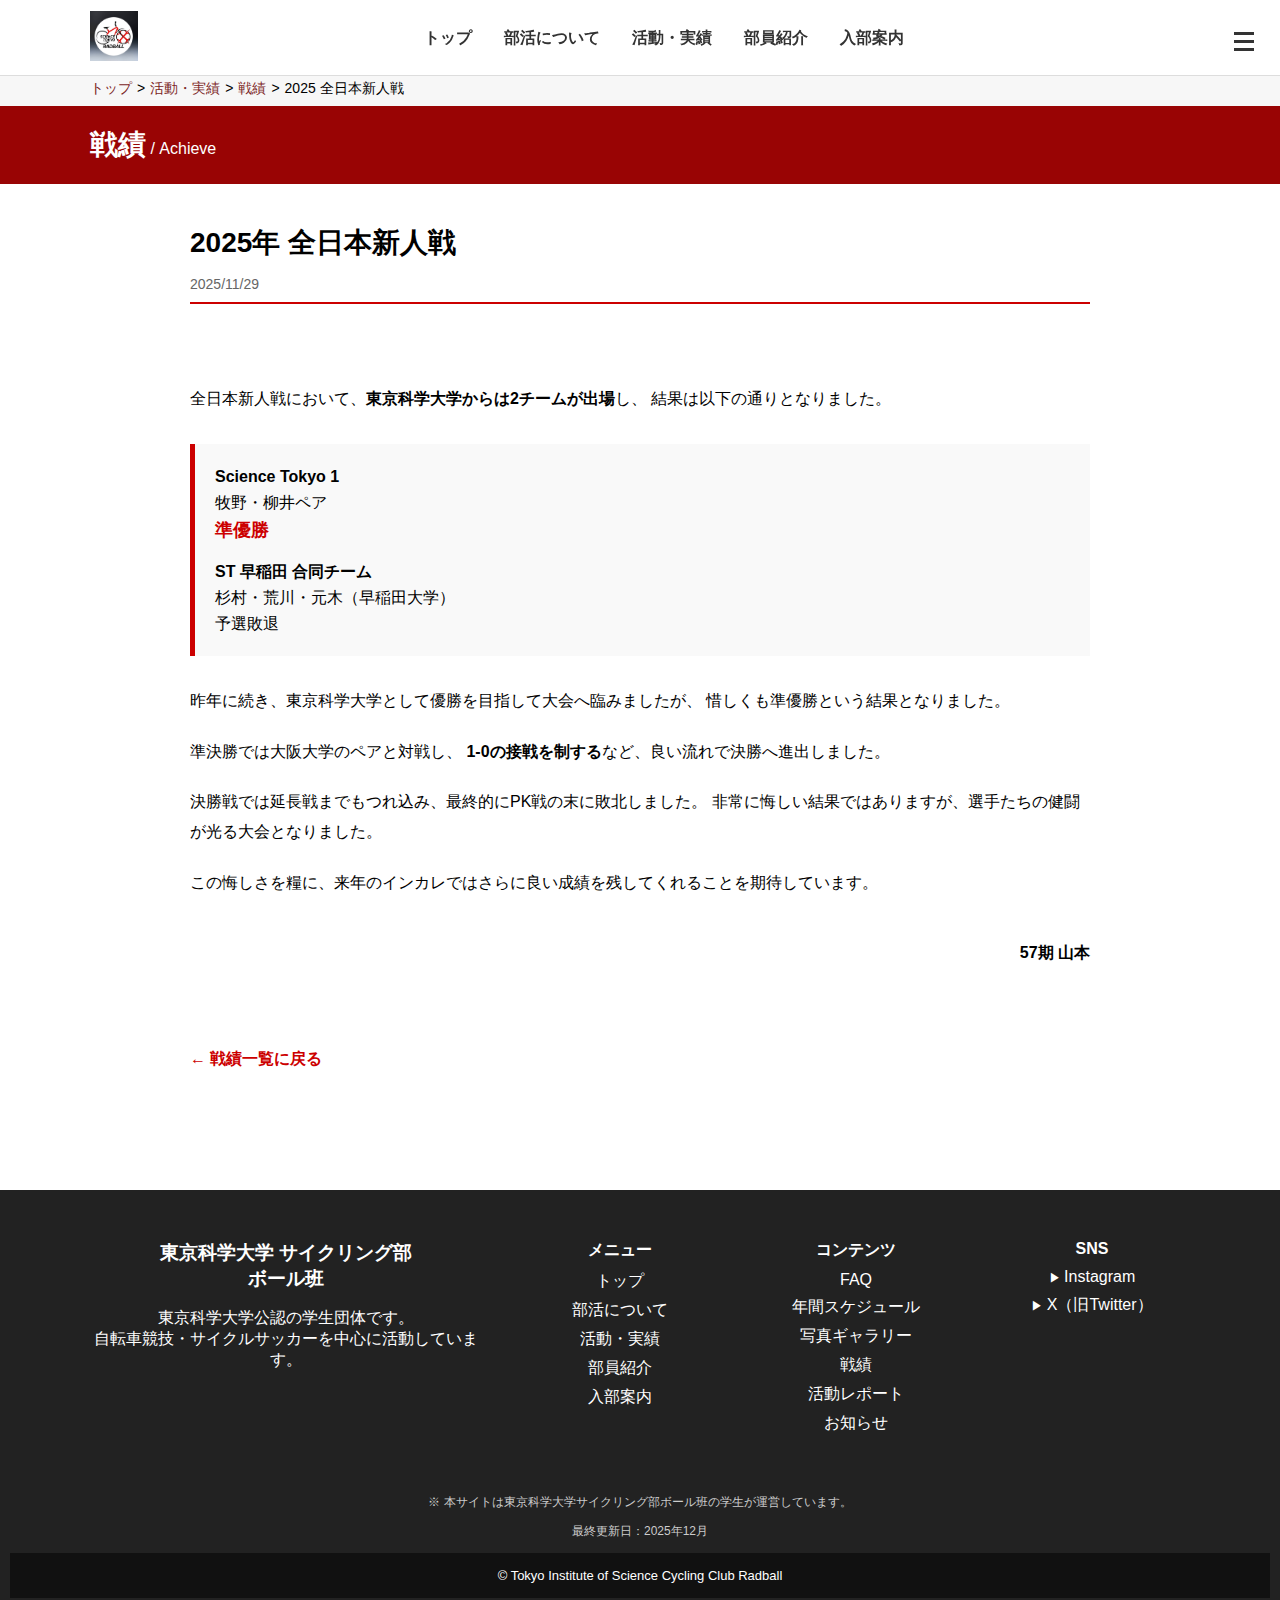
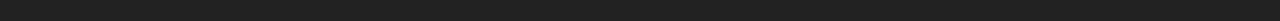
<file: results/2025-11-29.html>
<!DOCTYPE html>
<html lang="ja">
<head>
  <meta charset="UTF-8">
  <title>東京科学大学 サイクリング部 ボール班</title>
  <meta name="viewport" content="width=device-width, initial-scale=1.0">
  <link rel="icon" type="image/png" href="../images/icon.png">
  <link rel="stylesheet" href="../css/style.css">
</head>
<body>


<header class="site-header">
  <div class="header-inner">
    <div class="logo">
      <a href="../index.html">
       <img src="../images/logo.jpg" alt="部活ロゴ">
      </a>
    </div>
  
    <nav class="global-nav" id="global-nav">
      <ul class="nav-list">

       <li><a href="../index.html">トップ</a></li>

       <!-- 部活について -->
       <li class="has-sub">
          <a href="../about.html">部活について</a>
          <ul class="sub-menu">
            <li><a href="../about.html#sport">競技説明</a></li>
            <li><a href="../about.html#schedule">年間スケジュール</a></li>
            <li><a href="../about.html#access">アクセス</a></li>
            <li><a href="../about.html#faq">FAQ</a></li>
          </ul>
       </li>

       <!-- 活動・実績 -->
       <li class="has-sub">
          <a href="../activity.html">活動・実績</a>
          <ul class="sub-menu">
            <li><a href="../activity.html#content">活動内容</a></li>
            <li><a href="../activity.html#result">戦績</a></li>
            <li><a href="../activity.html#report">活動レポート</a></li>
            <li><a href="../activity.html#news">お知らせ</a></li>
          </ul>
       </li>

       <!-- 部員紹介 -->
       <li class="has-sub">
          <a href="../members.html">部員紹介</a>
          <ul class="sub-menu">
            <li><a href="../members.html">部員一覧</a></li>
            <li><a href="../members.html#voice">部員の声</a></li>
          </ul>
       </li>

       <!-- 入部案内（CTA） -->
       <li class="nav-cta has-sub">
          <a href="../join.html">入部案内</a>
          <ul class="sub-menu">
            <li><a href="../join.html#flow">見学・体験の流れ</a></li>
            <li><a href="../join.html#schedule">今月・来月の活動日</a></li>
            <li><a href="../join.html#contact">問い合わせ</a></li>
          </ul>
       </li>
 
       </ul>
    </nav>

  
    <button class="hamburger" id="hamburger">
     <span></span>
     <span></span>
     <span></span>
    </button>
  </div>
</header>

<nav class="breadcrumb">
  <ul>
    <li><a href="../index.html">トップ</a></li>
    <li><a href="../activity.html">活動・実績</a></li>
    <li><a href="../results.html">戦績</a></li>
    <li>2025 全日本新人戦</li>
  </ul>
</nav>

<section class="page-title">
  <h1>戦績<span> / Achieve</span></h1>
</section>

<main class="article-main">
  <article class="article">

    <header class="article-header">
      <h1 class="article-title">2025年 全日本新人戦</h1>
      <p class="article-date">2025/11/29</p>
    </header>

    <section class="article-body">

      <p>
        全日本新人戦において、<strong>東京科学大学からは2チームが出場</strong>し、
        結果は以下の通りとなりました。
      </p>

      <div class="result-box">
        <ul>
          <li>
            <span class="team">Science Tokyo 1</span><br>
            牧野・柳井ペア<br>
            <strong class="highlight">準優勝</strong>
          </li>
          <li>
            <span class="team">ST 早稲田 合同チーム</span><br>
            杉村・荒川・元木（早稲田大学）<br>
            予選敗退
          </li>
        </ul>
      </div>

      <p>
        昨年に続き、東京科学大学として優勝を目指して大会へ臨みましたが、
        惜しくも準優勝という結果となりました。
      </p>

      <p>
        準決勝では大阪大学のペアと対戦し、
        <strong>1-0の接戦を制する</strong>など、良い流れで決勝へ進出しました。
      </p>

      <p>
        決勝戦では延長戦までもつれ込み、最終的にPK戦の末に敗北しました。
        非常に悔しい結果ではありますが、選手たちの健闘が光る大会となりました。
      </p>

      <p>
        この悔しさを糧に、来年のインカレではさらに良い成績を残してくれることを期待しています。
      </p>

      <p class="article-author">
        57期 山本
      </p>

    </section>

    <div class="article-back">
      <a href="../results.html">← 戦績一覧に戻る</a>
    </div>

  </article>
</main>






<footer class="site-footer">
  <div class="footer-inner">

    <!-- サイト情報 -->
    <div class="footer-box">
      <h3>東京科学大学 サイクリング部<br>ボール班</h3>
      <p>
        東京科学大学公認の学生団体です。<br>
        自転車競技・サイクルサッカーを中心に活動しています。
      </p>
    </div>

    <!-- メニュー -->
    <div class="footer-box">
      <h4>メニュー</h4>
      <ul>
        <li><a href="../index.html">トップ</a></li>
        <li><a href="../about.html">部活について</a></li>
        <li><a href="../activity.html">活動・実績</a></li>
        <li><a href="../members.html">部員紹介</a></li>
        <li><a href="../join.html">入部案内</a></li>
      </ul>
    </div>

    <!-- コンテンツ -->
    <div class="footer-box">
      <h4>コンテンツ</h4>
      <ul>
        <li><a href="../faq.html">FAQ</a></li>
        <li><a href="../schedule.html">年間スケジュール</a></li>
        <li><a href="../gallery.html">写真ギャラリー</a></li>
        <li><a href="../results.html">戦績</a></li>
        <li><a href="../blog.html">活動レポート</a></li>
        <li><a href="../news.html">お知らせ</a></li>
      </ul>
    </div>

    <!-- SNS（←ここがポイント） -->
    <div class="footer-box">
      <h4>SNS</h4>
      <ul class="footer-sns">
        <li><a href="#">Instagram</a></li>
        <li><a href="#">X（旧Twitter）</a></li>
      </ul>
    </div>

  </div>

  <!-- 注記エリア -->
  <div class="footer-note">
    <p>※ 本サイトは東京科学大学サイクリング部ボール班の学生が運営しています。</p>
    <p class="last-update">最終更新日：2025年12月</p>
  </div>

  <p class="copyright">
    © Tokyo Institute of Science Cycling Club Radball
  </p>
</footer>

<script>
  const hamburger = document.getElementById('hamburger');
  const nav = document.getElementById('global-nav');

  hamburger.addEventListener('click', () => {
    nav.classList.toggle('active');
  });
</script>

</body>
</html>
</file>
<file: css/style.css>
body {
  margin: 0;
  font-family: sans-serif;
  padding-top: 72px;
}

html, body {
  overflow-x: hidden;
}

main {
  padding: 72px;
}

section {
  margin: 80px 0;
}

/*ヘッダー・ナビ*/
.site-header {
  background: #fff;
  border-bottom: 1px solid #ddd;
  position: fixed;
  top: 0;  
  left: 0;
  width: 100%;
  z-index: 4000;
}

.header-inner {
  max-width: 1100px;
  margin: 0 auto;
  padding: 10px 10px;
  display: grid;
  grid-template-columns: auto 1fr auto;
  align-items: center;
}

.logo img {
  height: 50px;
}

/* グローバルナビ（横並び） */
.global-nav {
  justify-self: center;
  display: block;
  z-index: 1000;
  transform-origin: right center;
  will-change: transform;
}

.global-nav ul {
  display: flex;
  margin: 0;
  padding: 0;
  list-style: none;
  gap: 0;
}

.global-nav a {
  text-decoration: none;
  color: #333;
  padding-bottom: 5px;
}

.global-nav li a {
  text-decoration: none;
  color: #333;
  font-weight: normal;
  padding-bottom: 6px;
}
.global-nav li {
  margin: 10px;
}

.global-nav li.active a {
  border-bottom: 4px solid #7b1e1e;
  font-weight: bold;
}

.global-nav.active {
  position: absolute;
  top: 100%;
  right: 0;
  width: 220px;
  background: #fff;
  border: 1px solid #ddd;
}

.global-nav.active ul {
  display: block;
}

.global-nav.active li a {
  display: block;
  padding: 12px;
  white-space: nowrap;
}

.global-nav.active li a:hover {
  background: #f0f0f0;
}

.global-nav > ul > li > a {
  font-weight: 700;
  background: #fff;
}

@media (max-width: 800px) {
  .global-nav.active {
    position: fixed;
    top: 72px;
    right: 0;
    width: 220px;
    background: #fff;
    border: 1px solid #ddd;
    transform: none !important;   
    opacity: 1;
  }

  .global-nav.active ul {
    display: block;
  }

  .global-nav.active li a {
    display: block;
    padding: 12px;
    color: #333;
  }

  .global-nav li a {
    padding: 14px 20px;
    border-bottom: 1px solid #eee;
  }

  .global-nav::-webkit-scrollbar {
    display: none;
  }

  .global-nav ul {
    margin: 0;
    padding-left: 0;
    padding: 10px 0 10px;
    width: 100%;
    gap: 0;
    display: block;
    align-items: flex-start;
    text-align: left;
  }

  .global-nav {
    top: 72px;
    right: -260px;   
    left: auto;
    width: 260px;    
    height: calc(100vh - 72px);
    overflow-y: auto;
    overflow-x: hidden;
    max-width: 100%;
    box-sizing: border-box;
    scrollbar-width: none;
    -ms-overflow-style: none;
    position: fixed !important;
    background: #fff;
    border-left: 1px solid #ddd;
    transform: none !important; 
    opacity: 1;
    transition: right 1s ease;
    z-index: 3000;
    display: block;
    justify-self: auto;
    
  }
}

.nav-list {
  display: flex;
  gap: 24px;
  list-style: none;
  margin: 0;
  padding: 0;
}

.nav-list > li {
  position: relative;
}

.nav-list a {
  text-decoration: none;
  color: #333;
  padding: 8px 6px;
  display: block;
}

@media (max-width: 800px) {

  .nav-list {
    flex-direction: column;
  }
}

.has-sub:hover .sub-menu {
  opacity: 1;
  visibility: visible;
  transform: translateY(0);
}

.sub-menu {
  position: absolute;
  top: 100%;
  left: 0;
  min-width: 220px;
  background: #fff;
  border: 1px solid #ddd;
  list-style: none;
  padding: 8px 0;
  margin: 0;

  opacity: 0;
  visibility: hidden;
  transform: translateY(10px);
  transition: all 0.2s ease;
  z-index: 3000;
  flex-direction: column;
  padding: 0;
}

.sub-menu li a {
  padding: 10px 16px;
  white-space: nowrap;
  padding-left: 40px;
  font-size: 0.9rem;
  background: #fff;
  border-top: none; /* 二重線防止 */
}

.sub-menu li a:hover {
  background: #f5f5f5;
}

@media (max-width: 800px) {
  .sub-menu {
    position: static;
    opacity: 1;
    visibility: visible;
    transform: none;
    border: none;
    padding-left: 10px;
  }

  .has-sub > a::after {
    content: " ▼";
    font-size: 12px;
  }
}

@media (min-width: 801px) {
  .has-sub .sub-menu {
    display: none;
  }

  .has-sub:hover .sub-menu {
    display: block;
  }

  .has-sub.active .sub-menu {
    display: none;
  }
}

.hamburger {
  width: 32px;
  height: 24px;
  background: none;
  border: none;
  cursor: pointer;

  position: absolute;
  top: 50%;
  right: 20px;
  transform: translateY(-50%);
  z-index: 1001;
}

.hamburger span {
  display: block;
  height: 3px;
  background: #333;
  margin: 5px 0;
  transition: transform 0.3s ease, opacity 0.3s ease;
}

.hamburger.active span:nth-child(1) {
  transform: translateY(8px) rotate(45deg);
}

.hamburger.active span:nth-child(2) {
  opacity: 0;
}

.hamburger.active span:nth-child(3) {
  transform: translateY(-8px) rotate(-45deg);
}

.breadcrumb {
  background: #f7f7f7;
  font-size: 14px;
  margin-bottom: 0;
}

.breadcrumb ul {
  max-width: 1100px;
  margin: 0 auto;
  padding: 8px 10px;
  list-style: none;
  display: flex;
  gap: 5px;
}

.breadcrumb li::after {
  content: ">";
  margin-left: 5px;
}

.breadcrumb li:last-child::after {
  content: "";
}

.breadcrumb a {
  text-decoration: none;
  color: #7b1e1e;
}

/*フッター*/
footer {
  background-color: #f0f0f0;
  text-align: center;
  padding: 10px;
}

.site-footer {
  background: #222;
  color: #fff;
  margin-top: 80px;
}

.footer-inner {
  max-width: 1100px;
  margin: 0 auto;
  padding: 40px 20px;
  display: grid;
  grid-template-columns: 2fr 1fr 1fr 1fr;
  gap: 40px;
}

@media (max-width: 768px) {
  .footer-inner {
    grid-template-columns: 1fr;
  }
}

.footer-box h3,
.footer-box h4 {
  margin-top: 0;
  margin-bottom: 10px;
}

.footer-box ul {
  list-style: none;
  padding: 0;
  margin: 0;
}

.footer-box li {
  margin-bottom: 8px;
}

.footer-box a {
  color: #fff;
  text-decoration: none;
}

.footer-box a:hover {
  text-decoration: underline;
}

.footer-sns li::before {
  content: "▶ ";
  font-size: 12px;
}

.footer-sns {
  list-style: none;
  padding: 0;
  margin: 0;
}

.footer-sns li {
  margin-bottom: 8px;
}

.footer-note {
  font-size: 12px;
  color: #ccc;
  text-align: center;
  margin-top: 10px;
}

.last-update {
  margin-top: 4px;
}

.copyright {
  text-align: center;
  font-size: 13px;
  padding: 15px 0;
  background: #111;
}

/*index.html関連*/
/* ヒーロー*/
.hero {
  margin-top: 0;
  position: relative;
  height: 80vh;
  min-height: 500px;
  overflow: hidden;
}

.hero-slide {
  position: absolute;
  inset: 0;
  background-size: cover;
  background-position: center;
  opacity: 0;
  transition: opacity 1.2s ease;
}

.hero-slide.active {
  opacity: 1;
}

.hero-overlay {
  position: absolute;
  inset: 0;
  background: rgba(0, 0, 0, 0.45);
  display: flex;
  align-items: center;
}

.hero-content {
  max-width: 1100px;
  padding: 0 20px;
  margin: 0 auto;
  color: #fff;
}

.hero-content h1 {
  font-size: 42px;
  line-height: 1.2;
  margin-bottom: 20px;
}

.hero-copy {
  font-size: 18px;
  line-height: 1.7;
  margin-bottom: 30px;
}

.hero-buttons {
  display: flex;
  gap: 15px;
}

.hero + section {
  margin-top: 50px;
}

@media (max-width: 768px) {
  .hero {
    height: 70vh;
  }

  .hero-content h1 {
    font-size: 30px;
  }

  .hero-buttons {
    flex-direction: column;
  }
}

.btn {
  display: inline-block;
  padding: 12px 22px;
  font-weight: bold;
  text-decoration: none;
  border-radius: 4px;
}

.btn.ghost {
  border: 2px solid #fff;
  color: #fff;
}
.btn.primary {
  border: 2px solid #fff;
  color: #fff;
}

/*特徴エリア*/
.features {
  background: #f7f7f7;
  padding: 60px 20px;
  margin-bottom: 0;
}

.features-inner {
  max-width: 1100px;
  margin: 0 auto;
  display: grid;
  grid-template-columns: repeat(3, 1fr);
  gap: 40px;
  text-align: center;
}

@media (max-width: 768px) {
  .features-inner {
    grid-template-columns: 1fr;
  }
}

.feature-icon {
  font-size: 40px;
  margin-bottom: 10px;
}

.feature-item h3 {
  margin: 10px 0 8px;
  font-size: 20px;
}

.feature-item p {
  font-size: 14px;
  color: #555;
  line-height: 1.6;
}

/*活動予定*/
.schedule-top {
  max-width: 1100px;
  margin: 60px auto;
  padding: 0px 20px;
}

.schedule-list {
  list-style: none;
  padding: 0;
  margin: 20px 0;
}

.schedule-list li {
  display: flex;
  gap: 20px;
  padding: 10px 0;
  border-bottom: 1px solid #ddd;
}

.schedule-list .date {
  font-weight: bold;
  min-width: 120px;
}

.schedule-note {
  margin-top: 10px;
  font-size: 14px;
}

.news-more {
  display: inline-block;
  margin-top: 15px;
  text-decoration: none;
  color: #7b1e1e;
  font-weight: bold;
}

/* 最新情報（テキスト）*/
.latest-news {
  max-width: 1100px;
  margin: 60px auto 40px;
  padding: 0 20px;
}

.latest-news h2 {
  font-size: 24px;
  margin-bottom: 20px;
}

.latest-news .news-item {
  border-bottom: 1px solid #ddd;
  padding: 10px 0;
}

/* SNSエリア */
.sns-area {
  max-width: 1100px;
  margin: 0 auto 60px;
  padding: 0 20px;
}

.sns-area h2 {
  text-align: center;
  margin-bottom: 30px;
}

.sns-container {
  display: grid;
  grid-template-columns: 1fr 1fr;
  gap: 30px;
}

@media (max-width: 768px) {
  .sns-container {
    grid-template-columns: 1fr;
  }
}

.sns-box {
  background: #fafafa;
  border: 1px solid #ddd;
  padding: 15px;
}

.sns-box h3 {
  margin-top: 0;
  margin-bottom: 10px;
}

/*共通*/
/*ページタイトル*/
.page-title {
  background: #990404;
  color: #fff;
  padding: 20px;
  margin-top: 0;
  margin-bottom: 0;
}

.page-title h1 {
  max-width: 1100px;
  margin: 0 auto;
  font-size: 28px;
}

.page-title span {
  font-size: 16px;
  font-weight: normal;
}

.results-section,
.report-section,
.news-section {
  max-width: 1100px;
  margin: 80px auto;
  padding: 0 20px;
  background: #fafafa;
  padding: 20px 0;
}

.results-section h2,
.report-section h2,
.news-section h2,
.page-titles h1,
.about-intro h2,
.about-cyclesoccer h2,
.about-schedule h2,
.place-section h3,
.about-faq h2,
.activity-section h2,
.join-intro h2 {
  border-bottom: 2px solid #7b1e1e;
  padding-bottom: 5px;
  margin-bottom: 25px;
}

#sport,
#schedule,
#access,
#faq,
#content,
#report,
#result,
#news  {
  scroll-margin-top: 90px;
}

/*about.html関連*/
/*概要・特徴*/
.about-intro {
  max-width: 1100px;
  margin: 20px auto;
  padding: 0 20px;
}

.about-intro h2 {
  font-size: 28px;
  margin-bottom: 15px;
}

.about-lead {
  font-size: 16px;
  line-height: 1.8;
  margin-bottom: 30px;
}

.about-photo {
  margin: 30px 0 50px;
}

.about-photo img {
  width: 100%;
  height: auto;
  border-radius: 8px;
}

.about-features {
  display: grid;
  grid-template-columns: repeat(3, 1fr);
  gap: 30px;
}

@media (max-width: 768px) {
  .about-features {
    grid-template-columns: 1fr;
  }
}

.feature-card {
  background: #f7f7f7;
  padding: 25px;
  border-radius: 8px;
}

.feature-card h3 {
  margin-top: 0;
  margin-bottom: 10px;
  font-size: 18px;
  color: #7b1e1e;
}

.feature-card p {
  margin: 0;
  line-height: 1.6;
}

/* サイクルサッカー説明エリア */
.about-cyclesoccer {
  max-width: 1100px;
  margin: 40px auto;
  padding: 0 10px;

  display: flex;
  gap: 30px;
  align-items: center;
}

@media (max-width: 768px) {
  .about-cyclesoccer {
    flex-direction: column;
  }
}

.about-text {
  flex: 1;
}

.rule-title {
  margin-top: 20px;
  font-size: 20px;
}

.rule-list {
  margin-top: 10px;
  padding-left: 20px;
}

.rule-list li {
  margin-bottom: 8px;
  line-height: 1.6;
}

.about-image {
  flex: 1;
}

.about-image img {
  width: 100%;
  border-radius: 8px;
  height: auto;
  display: block;
}

.about-schedule,
.about-faq {
  max-width: 1100px;
  margin: 80px auto;
  padding: 0 20px;
}

.schedule-inner {
  display: flex;
  gap: 40px;
  align-items: center;
}

@media (max-width: 768px) {
  .schedule-inner {
    flex-direction: column;
  }
}

.schedule-text {
  flex: 1;
}

.schedule-text h2 {
  margin-bottom: 20px;
}

.year-schedule {
  list-style: none;
  padding: 0;
}

.year-schedule li {
  margin-bottom: 12px;
  line-height: 1.6;
}

.year-schedule span {
  display: inline-block;
  width: 80px;
  font-weight: bold;
  color: #7b1e1e;
}



.schedule-image {
  flex: 1;
}

.schedule-image img {
  width: 100%;
  border-radius: 8px;
}

.image-caption {
  margin-top: 6px;
  font-size: 14px;
  color: #666;
  text-align: center;
}

/* ===== 活動場所 ===== */
.place-section {
  margin: 80px 0;
}

.place-section h3 {
  font-size: 24px;
  margin-bottom: 30px;
}

.place-inner {
  max-width: 1100px;
  margin: 0 auto;
  padding: 0 20px;
}

.place-map {
  display: grid;
  grid-template-columns: 1fr 1.5fr;
  gap: 30px;
  align-items: start;
}

.place-text {
  font-weight: normal;
  min-width: 180px;
}

.place-name {
  font-weight: bold;
  font-size: 16px;
  margin-bottom: 10px;
}

.place-note {
  font-size: 14px;
  color: #555;
  line-height: 1.6;
}

.map-embed {
  flex: 1;
}

.map-embed iframe {
  width: 100%;
  height: 260px;
  border: none;
  border-radius: 10px;
  box-shadow: 0 4px 12px rgba(0,0,0,0.08);
}

@media (max-width: 768px) {
  .place-map {
    grid-template-columns: 1fr;
    flex-direction: column;
  }

  .map-embed iframe {
    height: 220px;
  }
}

.faq-list dt {
  font-weight: bold;
  margin-top: 20px;
}

.faq-list dd {
  margin-left: 0;
  margin-top: 5px;
  line-height: 1.7;
}

/*activity.html関連*/
/*活動内容*/
.activity-section {
  display: flex;
  gap: 30px;
  align-items: center;
  margin-bottom: 40px;
  margin: 40px 0;
}

.activity-inner {
  display: flex;
  gap: 40px;
  align-items: center;
}

@media (max-width: 768px) {
  .activity-inner {
    flex-direction: column;
  }
}

@media (max-width: 768px) {
  .activity-section{
    flex-direction: column;
  }
}

.activity-text {
  flex: 1;
}

.activity-image {
  flex: 1;
}

.activity-image img {
  width: 100%;
  height: auto;
  border-radius: 12px;
  max-width: 400px;
  display: block;
}

.container {
  max-width: 1100px;
  margin: 0 auto;
  padding: 0 20px;
}

.highlight-result {
  background: #fff;
  border-left: 6px solid #7b1e1e;
  padding: 20px;
  margin-bottom: 30px;
}

.highlight-result h3 {
  margin-top: 0;
}

.latest-results {
  margin-bottom: 20px;
}

.news-item {
  border-bottom: 1px solid #ddd;
  padding: 12px 0;
}

/*member.html関連*/
/*部員紹介 */
.members-page{
  margin-top: 0px;
}

.grade {
  margin-bottom: 50px;
}

.grade h3 {
  border-bottom: 2px solid #7b1e1e;
  padding-bottom: 6px;
  margin-bottom: 20px;
}

.member-grid {
  display: grid;
  grid-template-columns: repeat(auto-fit, minmax(180px, 1fr));
  gap: 25px;
}

.member-card {
  text-align: center;
}

.member-card img {
  width: 150px;
  height: auto;
  width: 100%;
  max-width: 160px;
  aspect-ratio: 1 / 1;
  object-fit: cover;
  border-radius: 50%;
  margin-bottom: 10px;
}

.member-card .role {
  font-size: 14px;
  color: #666;
}

.member-card .comment {
  font-size: 14px;
  margin-top: 6px;
}

.voice-grid {
  max-width: 1100px;
  margin: 0 auto;
  display: grid;
  grid-template-columns: repeat(auto-fit, minmax(260px, 1fr));
  gap: 25px;
}

.voice-card {
  background: #fff;
  padding: 20px;
  border-radius: 8px;
}

.voice-name {
  margin-top: 10px;
  font-size: 14px;
  color: #666;
  text-align: right;
}

/*join.html関連*/
/* ===== 入部案内 ===== */
.join-intro {
  display: flex;
  gap: 40px;
  align-items: center;
  margin: 40px 0 60px;
}

.join-intro-text {
  flex: 1;
  line-height: 1.8;
}

.join-intro-image {
  flex: 1;
}

.join-intro-image img {
  width: 100%;
  height: auto;
  border-radius: 12px;
}

.join-section h3 {
  border-bottom: 2px solid #7b1e1e;
  padding-bottom: 5px;
  margin-bottom: 20px;
}

.join-flow {
  padding-left: 20px;
}

.join-flow li {
  margin-bottom: 10px;
  line-height: 1.6;
}

@media (max-width: 768px) {
  .join-intro {
    flex-direction: column;
  }
}

/* ===== 記事ページ共通 ===== */
.article-main {
  max-width: 900px;
  margin: 0 auto;
  padding: 40px 20px;
}

.article {
  background: #fff;
}

.article-header {
  border-bottom: 2px solid #c00;
  margin-bottom: 30px;
}

.article-title {
  font-size: 28px;
  font-weight: 700;
  margin: 0 0 10px;
}

.article-date {
  font-size: 14px;
  color: #666;
  margin-bottom: 10px;
}

.article-body p {
  line-height: 1.9;
  margin-bottom: 20px;
  font-size: 16px;
}

.article-author {
  text-align: right;
  margin-top: 40px;
  font-weight: 600;
}

.article-back {
  margin-top: 40px;
}

.article-back a {
  text-decoration: none;
  color: #c00;
  font-weight: 600;
}

.article-back a:hover {
  text-decoration: underline;
}

.article-link {
  margin-top: 30px;
  text-align: left;
}

.article-link a {
  color: #c00;
  font-weight: 600;
  text-decoration: none;
}

.article-link a::after {
  content: " ↗";
  font-size: 0.9em;
}

.article-link a:hover {
  text-decoration: underline;
}

@media (max-width: 600px) {
  .article-title {
    font-size: 22px;
  }

  .article-body p {
    font-size: 15px;
  }
}

.result-box {
  background: #f9f9f9;
  border-left: 5px solid #c00;
  padding: 20px;
  margin: 30px 0;
}

.result-box ul {
  list-style: none;
  margin: 0;
  padding: 0;
}

.result-box li {
  margin-bottom: 15px;
  line-height: 1.6;
}

.result-box li:last-child {
  margin-bottom: 0;
}

.team {
  font-weight: 700;
}

.highlight {
  color: #c00;
  font-size: 18px;
}
</file>
